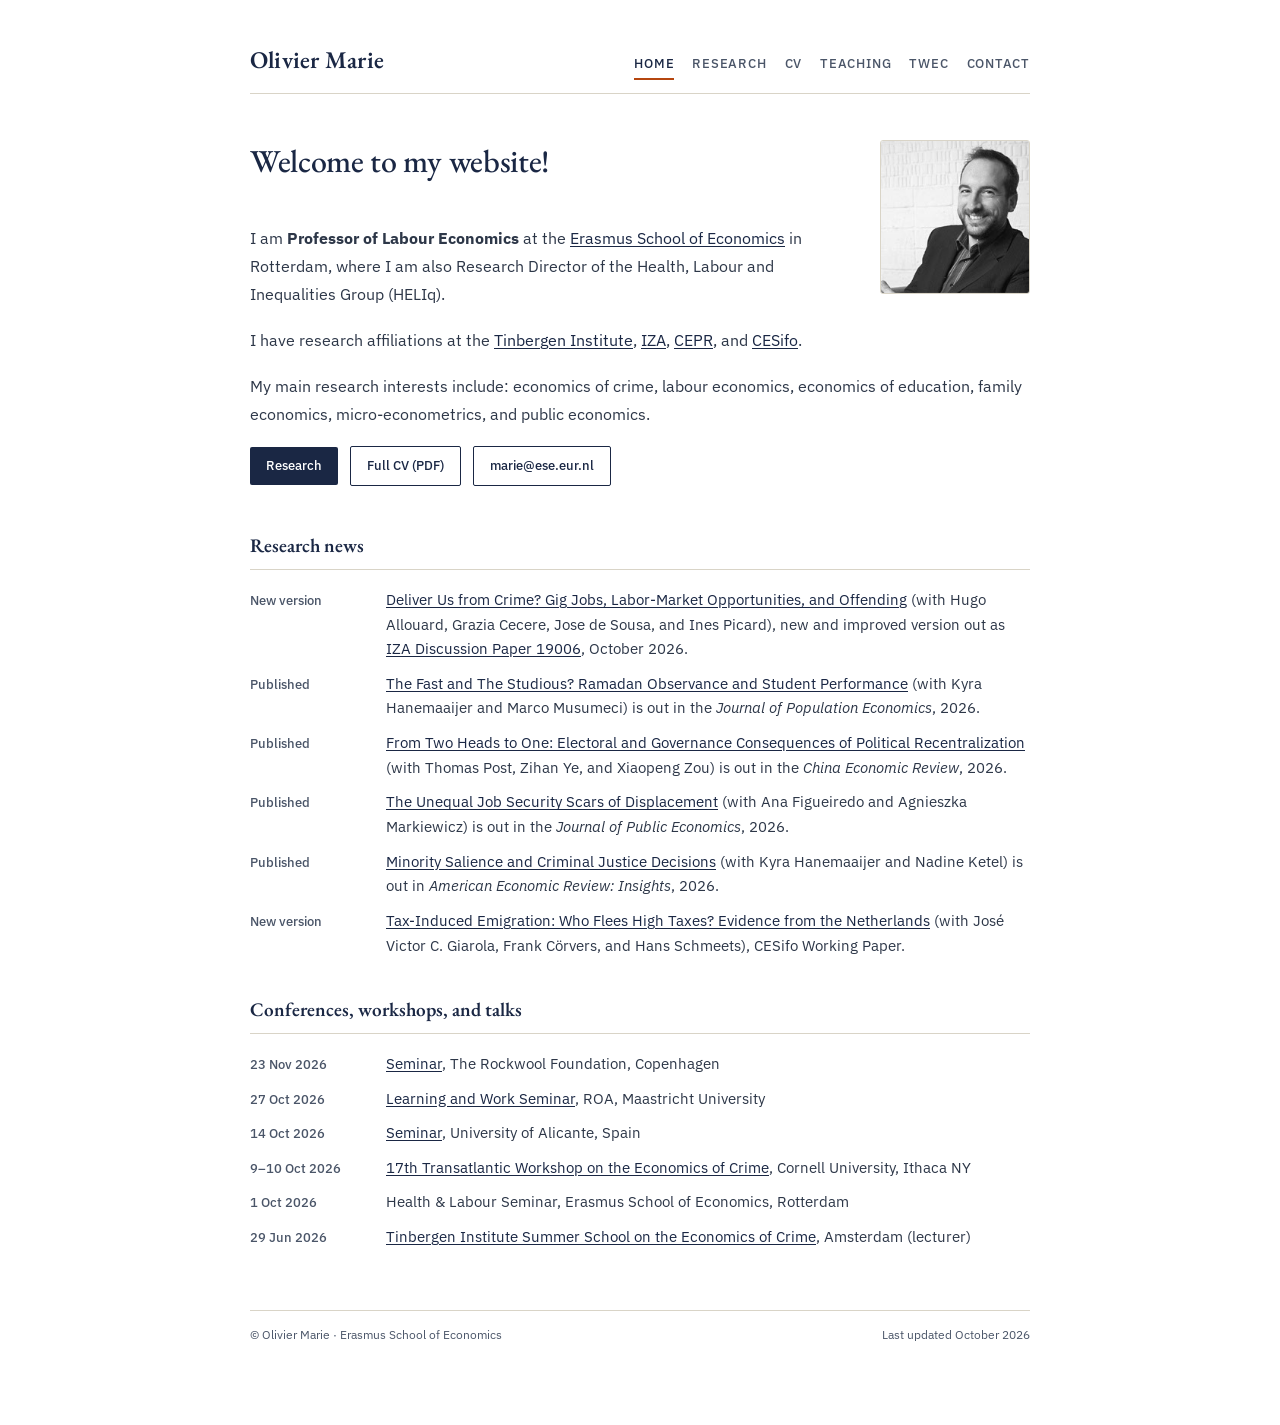
<file: index.html>
<!DOCTYPE html>
<html lang="en">
<head>
<meta charset="UTF-8">
<meta name="viewport" content="width=device-width, initial-scale=1.0">
<title>Olivier MARIE – Home</title>
<meta name="description" content="Olivier Marie, Professor of Labour Economics at the Erasmus School of Economics, Rotterdam. Economics of crime, labour, education and family economics.">
<link rel="stylesheet" href="style.css">
<script>if (window.self !== window.top) { document.documentElement.classList.add('embedded'); }</script>
</head>
<body>
<header class="site-header">
  <a class="site-name" href="index.html">Olivier Marie</a>
  <nav class="site-nav">
    <a href="index.html" class="active">Home</a>
    <a href="research.html">Research</a>
    <a href="cv.html">CV</a>
    <a href="teaching.html">Teaching</a>
    <a href="twec.html">TWEC</a>
    <a href="contact.html">Contact</a>
  </nav>
</header>
<div class="page">

<img class="portrait" src="files/portrait.jpg" alt="Olivier Marie" width="195" height="200">

<h1>Welcome to my website!</h1>

<p class="lead">
I am <strong>Professor of Labour Economics</strong> at the
<a href="https://www.eur.nl/en/ese" target="_blank">Erasmus School of Economics</a> in Rotterdam, where I am also
Research Director of the Health, Labour and Inequalities Group (HELIq).
</p>

<p class="lead">
I have research affiliations at the
<a href="https://www.tinbergen.nl/" target="_blank">Tinbergen Institute</a>,
<a href="https://www.iza.org/" target="_blank">IZA</a>,
<a href="https://cepr.org/" target="_blank">CEPR</a>, and
<a href="https://www.ifo.de/en/cesifo" target="_blank">CESifo</a>.
</p>

<p class="lead">
My main research interests include: economics of crime, labour economics, economics of education,
family economics, micro-econometrics, and public economics.
</p>

<p>
  <a class="btn" href="research.html">Research</a>
  <a class="btn secondary" href="files/CV_Olivier_Marie.pdf" target="_blank">Full CV (PDF)</a>
  <a class="btn secondary" href="mailto:marie@ese.eur.nl">marie@ese.eur.nl</a>
</p>

<h2 class="plain">Research news</h2>

<div class="row">
  <div class="when">New version</div>
  <div class="what"><a href="https://www.iza.org/publications/dp/19006/deliver-us-from-crime-gig-jobs-labor-market-opportunities-and-offending" target="_blank">Deliver Us from Crime? Gig Jobs, Labor-Market Opportunities, and Offending</a>
  (with Hugo Allouard, Grazia Cecere, Jose de Sousa, and Ines Picard), new and improved version out as <a href="https://www.iza.org/publications/dp/19006/deliver-us-from-crime-gig-jobs-labor-market-opportunities-and-offending" target="_blank">IZA Discussion Paper 19006</a>, October 2026.</div>
</div>
<div class="row">
  <div class="when">Published</div>
  <div class="what"><a href="https://doi.org/10.1007/s00148-026-01204-9" target="_blank">The Fast and The Studious? Ramadan Observance and Student Performance</a>
  (with Kyra Hanemaaijer and Marco Musumeci) is out in the <em>Journal of Population Economics</em>, 2026.</div>
</div>
<div class="row">
  <div class="when">Published</div>
  <div class="what"><a href="https://doi.org/10.1016/j.chieco.2026.102770" target="_blank">From Two Heads to One: Electoral and Governance Consequences of Political Recentralization</a>
  (with Thomas Post, Zihan Ye, and Xiaopeng Zou) is out in the <em>China Economic Review</em>, 2026.</div>
</div>
<div class="row">
  <div class="when">Published</div>
  <div class="what"><a href="https://www.sciencedirect.com/science/article/pii/S0047272725002610" target="_blank">The Unequal Job Security Scars of Displacement</a>
  (with Ana Figueiredo and Agnieszka Markiewicz) is out in the <em>Journal of Public Economics</em>, 2026.</div>
</div>
<div class="row">
  <div class="when">Published</div>
  <div class="what"><a href="https://www.aeaweb.org/articles?id=10.1257/aeri.20240638" target="_blank">Minority Salience and Criminal Justice Decisions</a>
  (with Kyra Hanemaaijer and Nadine Ketel) is out in <em>American Economic Review: Insights</em>, 2026.</div>
</div>
<div class="row">
  <div class="when">New version</div>
  <div class="what"><a href="https://www.ifo.de/en/cesifo/publications/2026/working-paper/tax-induced-emigration-who-flees-high-taxes-evidence-netherlands" target="_blank">Tax-Induced Emigration: Who Flees High Taxes? Evidence from the Netherlands</a>
  (with José Victor C. Giarola, Frank Cörvers, and Hans Schmeets), CESifo Working Paper.</div>
</div>

<h2 class="plain">Conferences, workshops, and talks</h2>

<div class="row">
  <div class="when">23 Nov 2026</div>
  <div class="what"><a href="https://en.rockwoolfonden.dk/seminars/" target="_blank">Seminar</a>, The Rockwool Foundation, Copenhagen</div>
</div>
<div class="row">
  <div class="when">27 Oct 2026</div>
  <div class="what"><a href="https://www.roa.nl/en/events/learning-and-work-hybrid-seminars-autumnwinter-2026" target="_blank">Learning and Work Seminar</a>, ROA, Maastricht University</div>
</div>
<div class="row">
  <div class="when">14 Oct 2026</div>
  <div class="what"><a href="https://dfae.ua.es/en/seminars-and-activities-2025-26.html" target="_blank">Seminar</a>, University of Alicante, Spain</div>
</div>
<div class="row">
  <div class="when">9–10 Oct 2026</div>
  <div class="what"><a href="twec.html">17th Transatlantic Workshop on the Economics of Crime</a>, Cornell University, Ithaca NY</div>
</div>
<div class="row">
  <div class="when">1 Oct 2026</div>
  <div class="what">Health &amp; Labour Seminar, Erasmus School of Economics, Rotterdam</div>
</div>
<div class="row">
  <div class="when">29 Jun 2026</div>
  <div class="what"><a href="https://tinbergen.nl/the-economics-of-crime" target="_blank">Tinbergen Institute Summer School on the Economics of Crime</a>, Amsterdam (lecturer)</div>
</div>

</div><!-- .page -->
<footer class="site-footer">
  <span>&copy; Olivier Marie &middot; Erasmus School of Economics</span>
  <span>Last updated October 2026</span>
</footer>
</body>
</html>
</file>
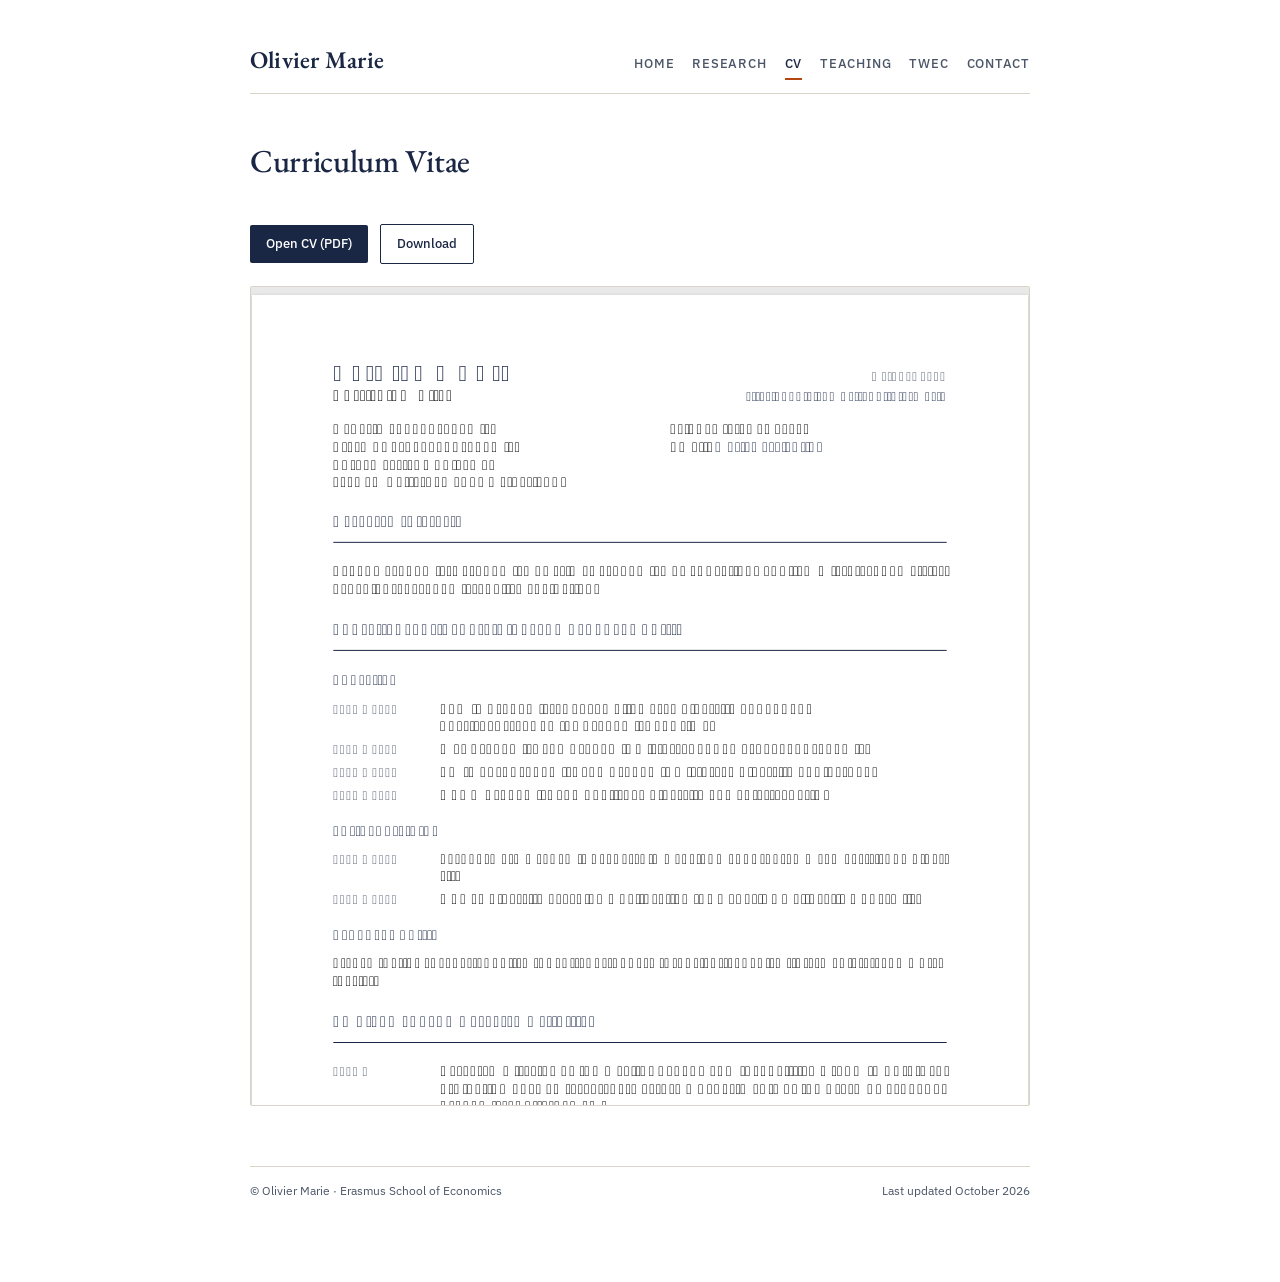
<file: cv.html>
<!DOCTYPE html>
<html lang="en">
<head>
<meta charset="UTF-8">
<meta name="viewport" content="width=device-width, initial-scale=1.0">
<title>Olivier MARIE – CV</title>
<link rel="stylesheet" href="style.css">
<script>if (window.self !== window.top) { document.documentElement.classList.add('embedded'); }</script>
</head>
<body>
<header class="site-header">
  <a class="site-name" href="index.html">Olivier Marie</a>
  <nav class="site-nav">
    <a href="index.html">Home</a>
    <a href="research.html">Research</a>
    <a href="cv.html" class="active">CV</a>
    <a href="teaching.html">Teaching</a>
    <a href="twec.html">TWEC</a>
    <a href="contact.html">Contact</a>
  </nav>
</header>
<div class="page">

<h1>Curriculum Vitae</h1>

<p>
  <a class="btn" href="files/CV_Olivier_Marie.pdf" target="_blank">Open CV (PDF)</a>
  <a class="btn secondary" href="files/CV_Olivier_Marie.pdf" download>Download</a>
</p>

<div class="pdf-view" data-pdf="files/CV_Olivier_Marie.pdf" data-height="820">
  <p class="pdf-fallback"><a href="files/CV_Olivier_Marie.pdf" target="_blank">Open the CV (PDF)</a></p>
</div>
<script src="files/pdfjs/pdf.min.js"></script>
<script src="pdfview.js"></script>

</div><!-- .page -->
<footer class="site-footer">
  <span>&copy; Olivier Marie &middot; Erasmus School of Economics</span>
  <span>Last updated October 2026</span>
</footer>
</body>
</html>
</file>
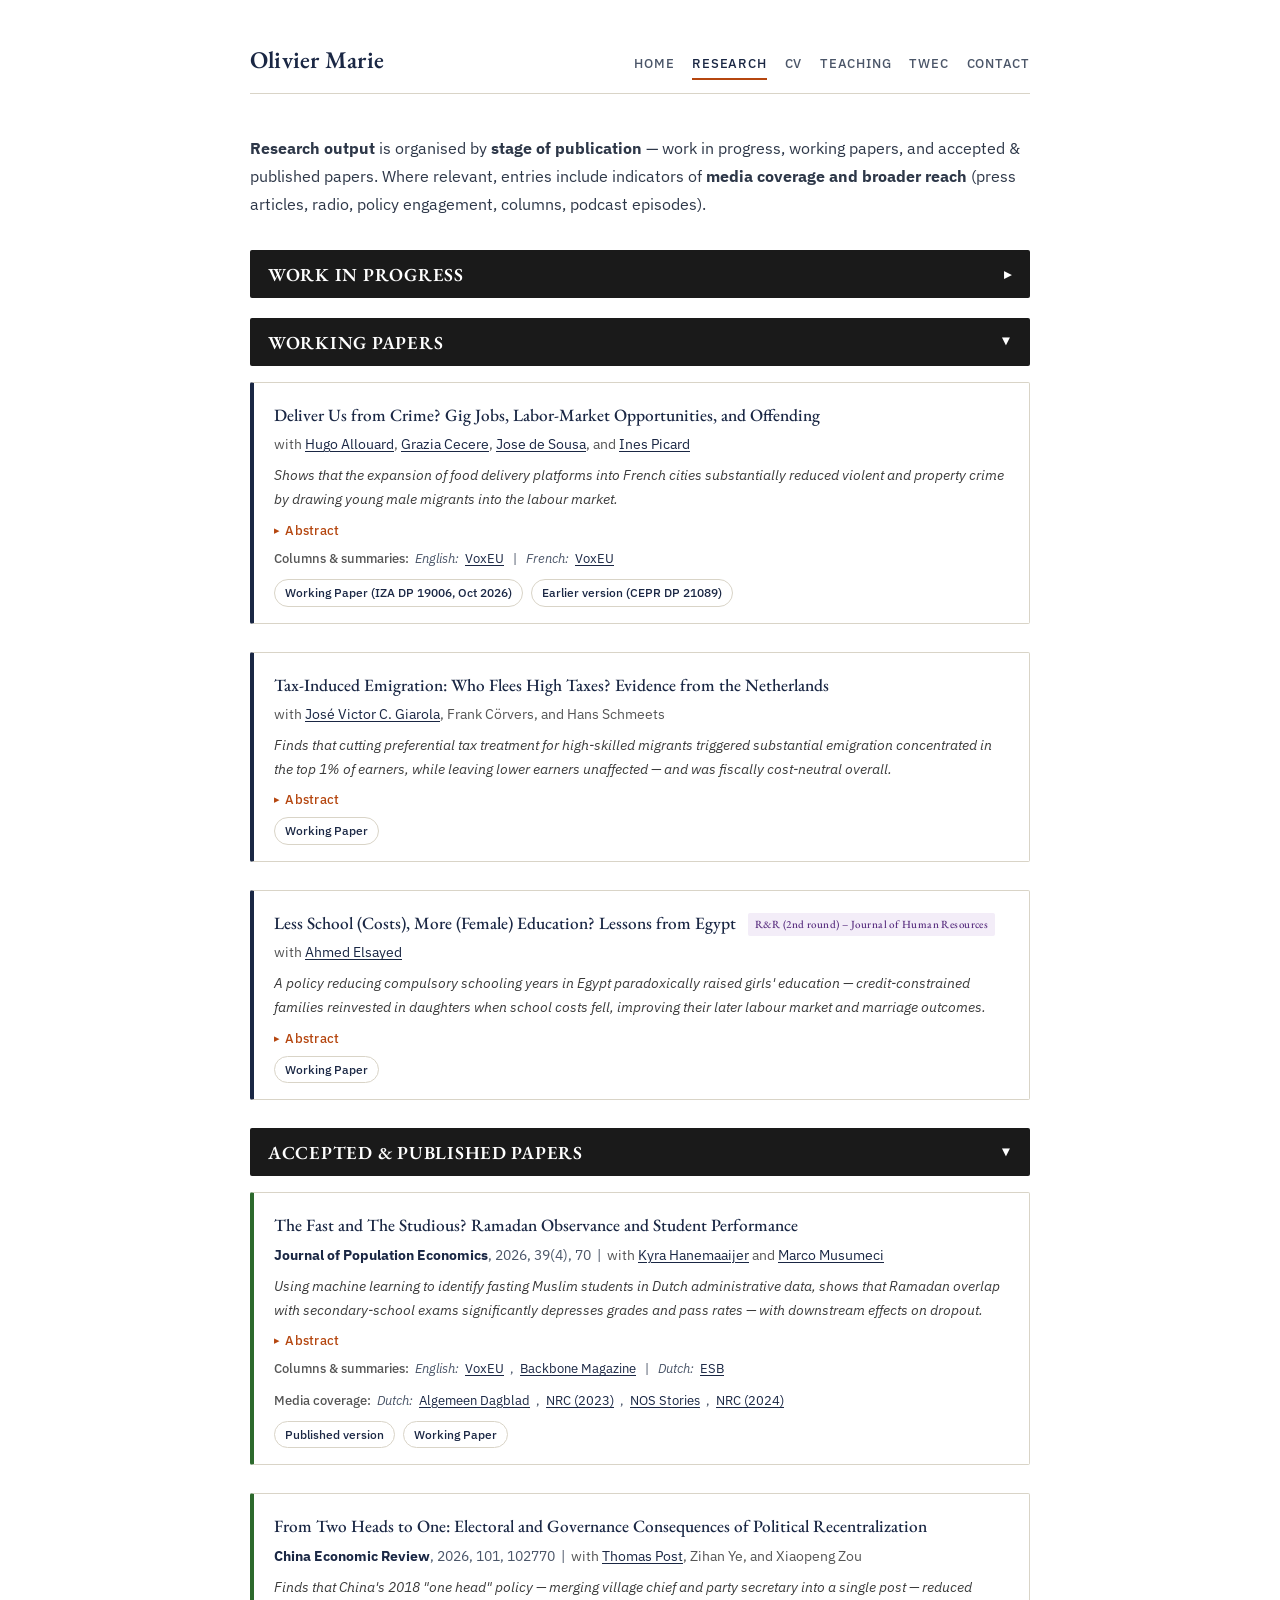
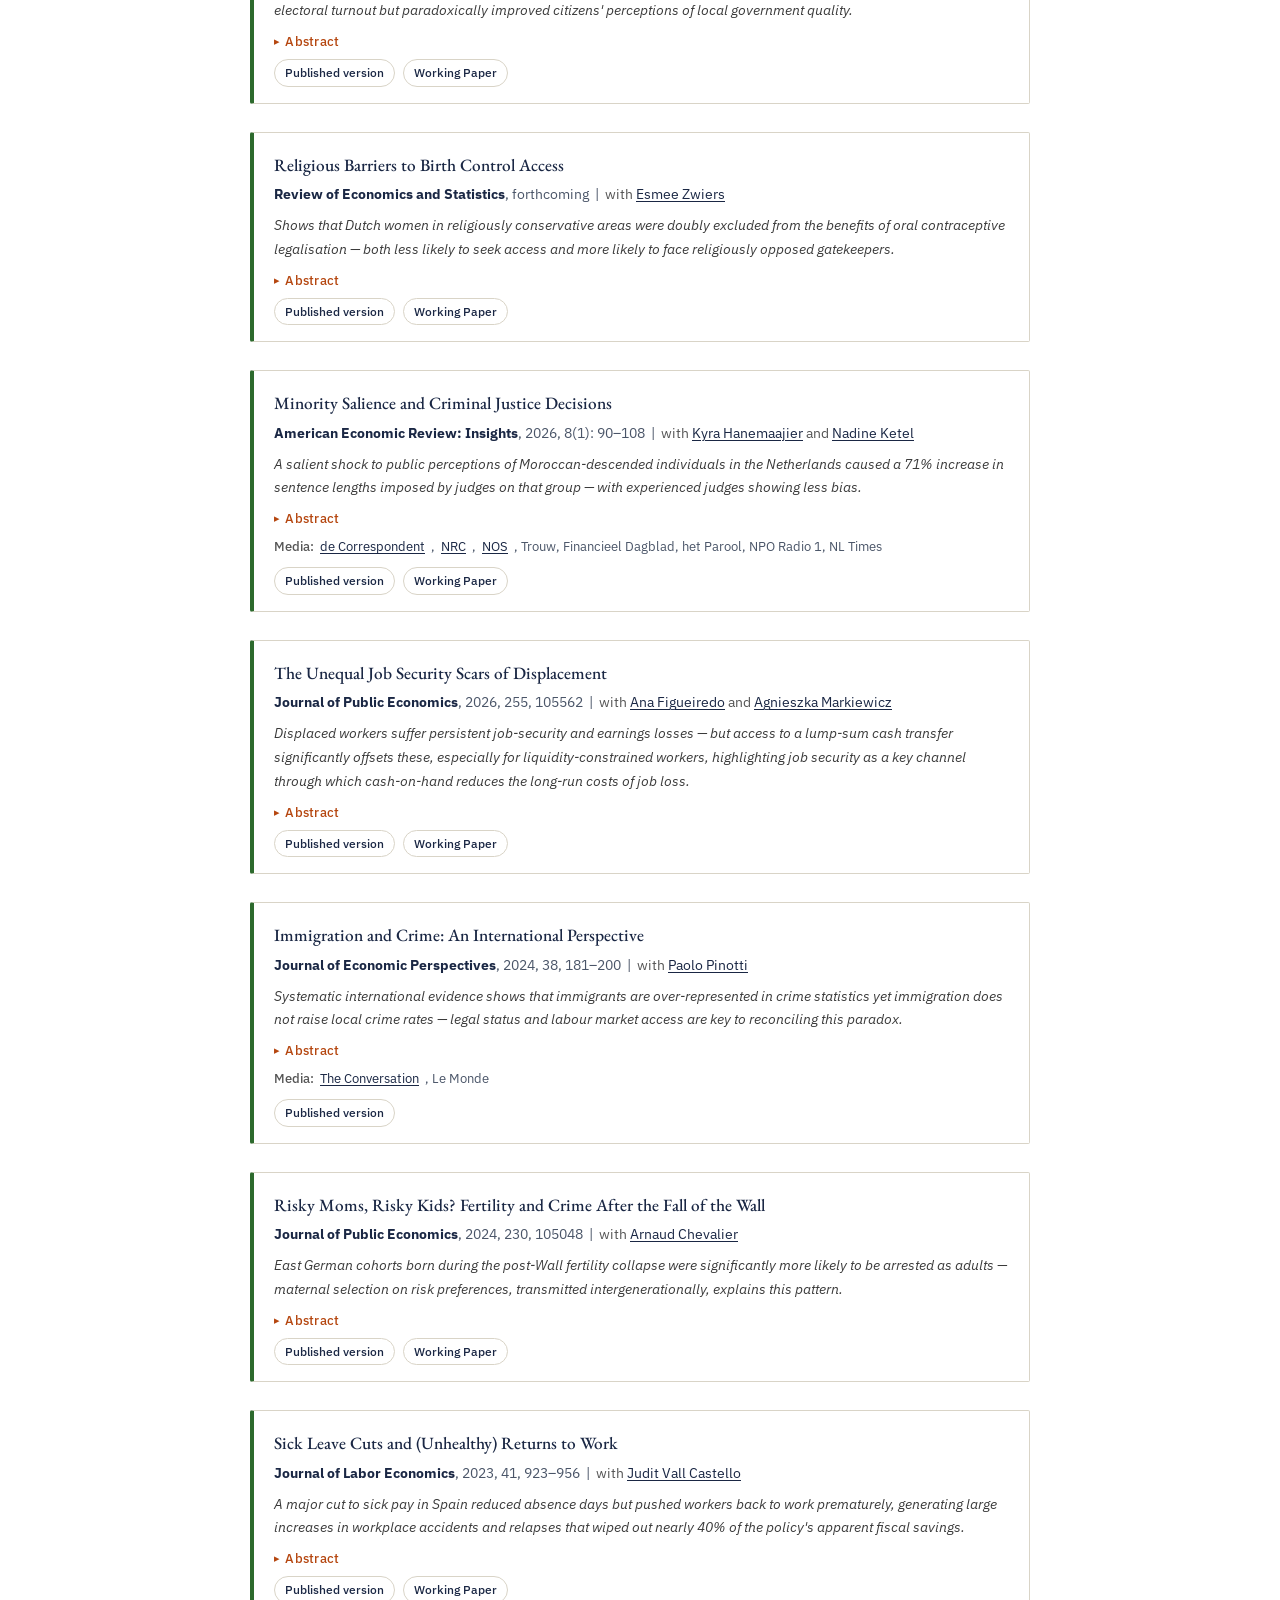
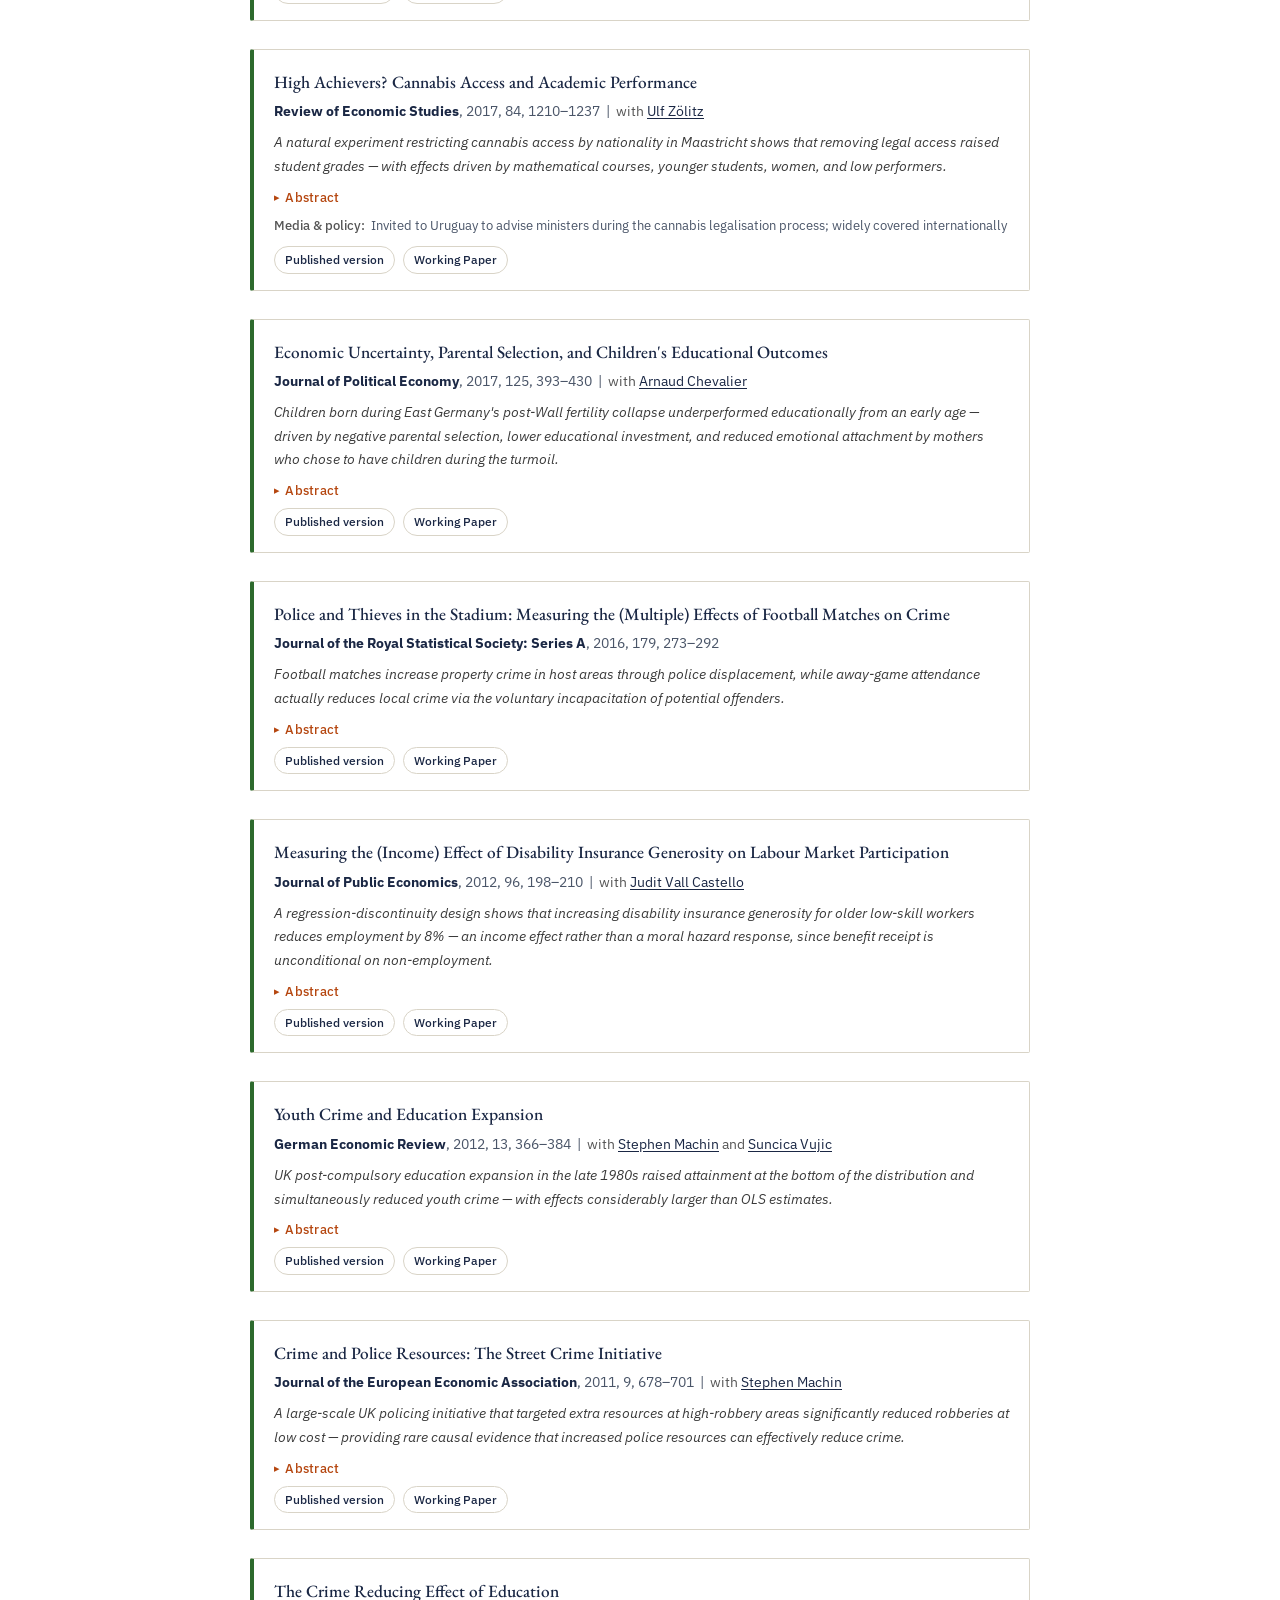
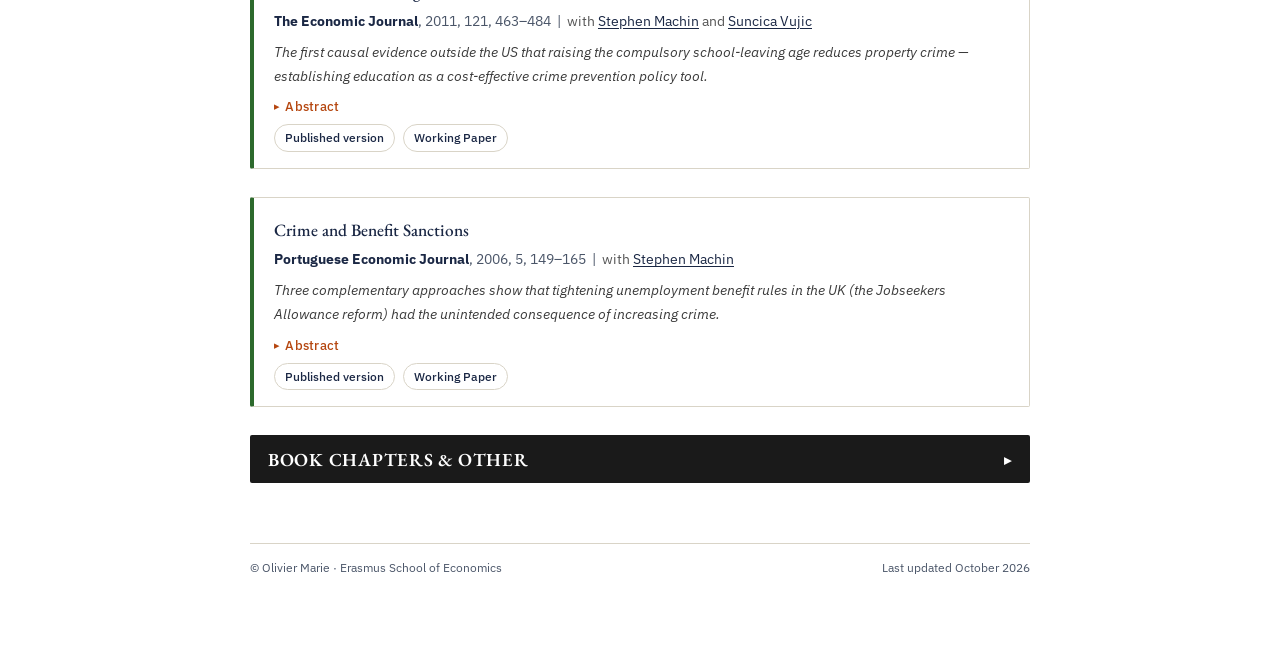
<file: research.html>
<!DOCTYPE html>
<html lang="en">
<head>
<meta charset="UTF-8">
<meta name="viewport" content="width=device-width, initial-scale=1.0">
<title>Olivier MARIE – Research</title>
<link rel="stylesheet" href="style.css">
<script>if (window.self !== window.top) { document.documentElement.classList.add('embedded'); }</script>
</head>
<body>
<header class="site-header">
  <a class="site-name" href="index.html">Olivier Marie</a>
  <nav class="site-nav">
    <a href="index.html">Home</a>
    <a href="research.html" class="active">Research</a>
    <a href="cv.html">CV</a>
    <a href="teaching.html">Teaching</a>
    <a href="twec.html">TWEC</a>
    <a href="contact.html">Contact</a>
  </nav>
</header>
<div class="page">

<p style="font-size:16px; color:#2d3748; margin-bottom:32px; line-height:1.75;">
<strong>Research output</strong> is organised by <strong>stage of publication</strong> — work in progress, working papers, and accepted &amp; published papers. Where relevant, entries include indicators of <strong>media coverage and broader reach</strong> (press articles, radio, policy engagement, columns, podcast episodes).
</p>

<!-- ═══════════════════════════════════════════════
     WORK IN PROGRESS
════════════════════════════════════════════════ -->
<button class="section-toggle" onclick="toggleSection(this)">Work in Progress <span class="arrow">▸</span></button>
<div class="section-body">

<div class="paper working">
  <div class="paper-title">Staying to Opportunity: The Effects of Exposure to Better Neighborhoods on Residents
  </div>
  <div class="paper-venue">
    <span class="coauthors">with <a href="https://www.annegielen.nl/" target="_blank">Anne Gielen</a>, <a href="https://sites.google.com/view/elisabethleduc/my-research" target="_blank">Elisabeth Leduc</a>, and <a href="https://tommasotulkens.github.io/economics/" target="_blank">Tommaso Tulkens</a></span>
  </div>
  <p class="paper-summary">Exploits a Dutch policy that exogenously changed the socioeconomic composition of targeted disadvantaged neighbourhoods: employment rises, welfare receipt and crime fall, and children exposed before age 12 are more likely to complete tertiary education, while effects for adults are limited.</p>
</div>

<div class="paper working">
  <div class="paper-title">The Mental Health Costs of Cheap Data: Evidence from Around the World
  </div>
  <div class="paper-venue">
    <span class="coauthors">with <a href="https://www.linkedin.com/in/robin-verbeek-35135621b/" target="_blank">Robin Verbeek</a></span>
  </div>
  <p class="paper-summary">Examines whether the rapid global spread of cheap mobile data caused measurable increases in mental health problems.</p>
</div>

<div class="paper working">
  <div class="paper-title">Risky Peers and Crime
  </div>
  <div class="paper-venue">
    <span class="coauthors">with <a href="https://www.sgarciatorres.com/" target="_blank">Sebastian Garcia-Torres</a> and <a href="https://sites.google.com/site/maxfriedrichsteinhardt/" target="_blank">Max Steinhardt</a></span>
  </div>
  <p class="paper-summary">Studies how exposure to crime-prone peers in adolescence affects individuals' own criminal trajectories.</p>
</div>

<div class="paper working">
  <div class="paper-title">Ethnic Interactions in the Dutch Housing Market
  </div>
  <div class="paper-venue">
    <span class="coauthors">with <a href="https://www.jwbbos.com/" target="_blank">Jaap Bos</a> and <a href="https://sites.google.com/view/jonaswogh/home" target="_blank">Jonas Wogh</a></span>
  </div>
  <p class="paper-summary">Investigates whether and how ethnic composition affects housing prices and neighbourhood sorting in the Netherlands.</p>
</div>

<div class="paper working">
  <div class="paper-title">From Tweets to Ballots: Refugee Inflows and Natives' Reactions
  </div>
  <div class="paper-venue">
    <span class="coauthors">with <a href="https://www.paulbose.com/" target="_blank">Paul Bose</a></span>
  </div>
  <p class="paper-summary">Measures how social media discourse around refugee arrivals translates into shifts in electoral behaviour among native populations.</p>
</div>

<div class="paper working">
  <div class="paper-title">Poor Rich Women: Losing Childcare Subsidies and Female Labour Market Outcomes
  </div>
  <div class="paper-venue">
    <span class="coauthors">with <a href="https://sites.google.com/view/marigabriele/home" target="_blank">Gabriele Mari</a></span>
  </div>
  <p class="paper-summary">Estimates the labour supply effects on mothers of abrupt reductions in childcare subsidy eligibility.</p>
</div>

<div class="paper working">
  <div class="paper-title">Immigration, Crime, and Prison: A Reconciliation?
  </div>
  <div class="paper-venue">
    <span class="coauthors">with <a href="https://sites.google.com/view/paolo-pinotti/home" target="_blank">Paolo Pinotti</a> and <a href="https://tommasotulkens.github.io/economics/" target="_blank">Tommaso Tulkens</a></span>
  </div>
  <p class="paper-summary">Reconciles the apparent paradox whereby immigrants are over-represented in crime statistics while aggregate immigration has no effect on crime rates.</p>
</div>

<div class="paper working">
  <div class="paper-title">Early Release from Prison on Electronic Monitoring and Recidivism: A Tale of Two Discontinuities
  </div>
  <p class="paper-summary">Uses two regression-discontinuity designs to identify the causal effect of early release under electronic monitoring on reoffending.</p>
</div>


</div><!-- end WIP section-body -->

<!-- ═══════════════════════════════════════════════
     WORKING PAPERS
════════════════════════════════════════════════ -->
<button class="section-toggle open" onclick="toggleSection(this)">Working Papers <span class="arrow">▸</span></button>
<div class="section-body open">

<div class="paper working">
  <div class="paper-title">
    <a href="https://www.iza.org/publications/dp/19006/deliver-us-from-crime-gig-jobs-labor-market-opportunities-and-offending" target="_blank">Deliver Us from Crime? Gig Jobs, Labor-Market Opportunities, and Offending</a>
  </div>
  <div class="paper-venue">
    <span class="coauthors">with <a href="https://sites.google.com/view/hugoallouard/home" target="_blank">Hugo Allouard</a>, <a href="https://sites.google.com/view/grazia-cecere/home" target="_blank">Grazia Cecere</a>, <a href="https://sites.google.com/site/josedesousauniv/home" target="_blank">Jose de Sousa</a>, and <a href="https://sites.google.com/view/ines-picard" target="_blank">Ines Picard</a></span>
  </div>
  <p class="paper-summary">Shows that the expansion of food delivery platforms into French cities substantially reduced violent and property crime by drawing young male migrants into the labour market.</p>
  <button class="abstract-toggle" onclick="toggleAbstract(this)">Abstract</button>
  <div class="abstract-body">
    We study how the expansion of gig job opportunities affects local labor markets and crime in France. Food delivery platforms create flexible and low-barrier jobs that attract young and minority workers from disadvantaged areas, who have limited opportunities in the traditional labor market. Using staggered difference-in-differences, we show that platform entry substantially raises labor-market participation among male migrants. We also find sizable declines in violent offenses, petty theft, vandalism, and drug crimes, consistent with increased opportunity costs of crime and reduced unstructured time among high-risk individuals. Exploiting the legal minimum age of 18 for delivery work, an age-eligibility test shows that crime reductions are concentrated among those able to take up platform jobs.
  </div>
  <div class="impact-row">
    <span class="impact-label">Columns &amp; summaries:</span>
    <em>English:</em> <a href="https://cepr.org/voxeu/columns/gig-jobs-and-crime-evidence-food-delivery-platforms-france" target="_blank">VoxEU</a> &nbsp;|&nbsp;
    <em>French:</em> <a href="https://cepr.org/voxeu/columns/emplois-ponctuels-et-criminalite-les-enseignements-tires-des-plateformes-de-livraison" target="_blank">VoxEU</a>
  </div>
  <div class="paper-links">
    <a class="pill" href="https://www.iza.org/publications/dp/19006/deliver-us-from-crime-gig-jobs-labor-market-opportunities-and-offending" target="_blank">Working Paper (IZA DP 19006, Oct 2026)</a>
    <a class="pill" href="https://cepr.org/publications/dp21089" target="_blank">Earlier version (CEPR DP 21089)</a>
  </div>
</div>

<div class="paper working">
  <div class="paper-title">
    <a href="https://papers.tinbergen.nl/23053.pdf" target="_blank">Tax-Induced Emigration: Who Flees High Taxes? Evidence from the Netherlands</a>
  </div>
  <div class="paper-venue">
    <span class="coauthors">with <a href="https://sites.google.com/view/josevictorcgiarola/home" target="_blank">José Victor C. Giarola</a>, Frank Cörvers, and Hans Schmeets</span>
  </div>
  <p class="paper-summary">Finds that cutting preferential tax treatment for high-skilled migrants triggered substantial emigration concentrated in the top 1% of earners, while leaving lower earners unaffected — and was fiscally cost-neutral overall.</p>
  <button class="abstract-toggle" onclick="toggleAbstract(this)">Abstract</button>
  <div class="abstract-body">
    We study the impact of a policy change in the Netherlands that reduced preferential tax treatment duration for high-skilled migrants arriving from specific countries in certain years. Utilizing comprehensive tax and population data, we document substantial tax-induced emigration responses, primarily driven by the top 1% of earners. Highly mobile individuals within the top 5% also emigrate sooner, particularly to competing countries offering tax-breaks to attract skilled workers. Crucially, we uncover no change in mobility behavior among lower-earning workers. The increased tax receipts from lower-income individuals who remain offset the loss from fleeing high earners, making the policy fiscally cost-neutral.
  </div>
  <div class="paper-links">
    <a class="pill" href="https://papers.tinbergen.nl/23053.pdf" target="_blank">Working Paper</a>
  </div>
</div>

<div class="paper working">
  <div class="paper-title">
    <a href="https://www.iza.org/publications/dp/13402" target="_blank">Less School (Costs), More (Female) Education? Lessons from Egypt</a>
    <span class="badge rr">R&amp;R (2nd round) – Journal of Human Resources</span>
  </div>
  <div class="paper-venue">
    <span class="coauthors">with <a href="https://www.iza.org/person/8722/ahmed-elsayed" target="_blank">Ahmed Elsayed</a></span>
  </div>
  <p class="paper-summary">A policy reducing compulsory schooling years in Egypt paradoxically raised girls' education — credit-constrained families reinvested in daughters when school costs fell, improving their later labour market and marriage outcomes.</p>
  <button class="abstract-toggle" onclick="toggleAbstract(this)">Abstract</button>
  <div class="abstract-body">
    Exploiting a unique policy reform in Egypt that reduced the number of years of compulsory schooling, we show that it unexpectedly increased education attainment. This impact is almost entirely driven by girls from more disadvantaged households staying in school longer. Treated women later experienced important positive improvements in labor market opportunity and marriage quality, as measured by bride price received and household bargaining power. We reject changes in school quality as a driving mechanism and attribute the increased investment in girls' human capital to adjustments by credit-constrained families when school costs dropped, combined with strongly non-linear returns to female education.
  </div>
  <div class="paper-links">
    <a class="pill" href="https://www.iza.org/publications/dp/13402" target="_blank">Working Paper</a>
  </div>
</div>


</div><!-- end Working Papers section-body -->

<!-- ═══════════════════════════════════════════════
     ACCEPTED & PUBLISHED PAPERS
════════════════════════════════════════════════ -->
<button class="section-toggle open" onclick="toggleSection(this)">Accepted &amp; Published Papers <span class="arrow">▸</span></button>
<div class="section-body open">

<div class="paper published">
  <div class="paper-title">
    <a href="https://doi.org/10.1007/s00148-026-01204-9" target="_blank">The Fast and The Studious? Ramadan Observance and Student Performance</a>
  </div>
  <div class="paper-venue">
    <strong style="color:var(--navy);">Journal of Population Economics</strong>, 2026, 39(4), 70 &nbsp;|&nbsp;
    <span class="coauthors">with <a href="https://www.kyrahanemaaijer.com/" target="_blank">Kyra Hanemaaijer</a> and <a href="https://sites.google.com/view/marcomusumeci/bio" target="_blank">Marco Musumeci</a></span>
  </div>
  <p class="paper-summary">Using machine learning to identify fasting Muslim students in Dutch administrative data, shows that Ramadan overlap with secondary-school exams significantly depresses grades and pass rates — with downstream effects on dropout.</p>
  <button class="abstract-toggle" onclick="toggleAbstract(this)">Abstract</button>
  <div class="abstract-body">
    We examine how religious observance affects educational performance by studying the years in which Ramadan overlapped with the national end-of-secondary-school exams in the Netherlands. Using administrative microdata and a difference-in-differences design, we find that students who are most likely to fast obtain lower exam scores and are more likely to fail to graduate. As expected given the structure of the Dutch exam system, the increase in failure risk is concentrated among students near the pass threshold. Effects are larger in more religiously segregated schools. For longer-term outcomes, we document a substantially higher likelihood of dropping out among students aged 18 and older, who are legally permitted to leave school and therefore at risk of doing so. Finally, analyses of exam timing suggest that modest adjustments&mdash;such as avoiding scheduling two exams on the same day during Ramadan&mdash;may help reduce the disadvantages experienced by observant students.
  </div>
  <div class="impact-row">
    <span class="impact-label">Columns &amp; summaries:</span>
    <em>English:</em> <a href="https://cepr.org/voxeu/columns/devoted-minds-ramadans-influence-exam-performance" target="_blank">VoxEU</a>, <a href="https://www.eur.nl/en/ese/media/2025-08-backbone-magazine-2025" target="_blank">Backbone Magazine</a> &nbsp;|&nbsp;
    <em>Dutch:</em> <a href="https://esb.nu/ramadan-tijdens-eindexamens-vergrootte-de-prestatiekloof/" target="_blank">ESB</a>
  </div>
  <div class="impact-row">
    <span class="impact-label">Media coverage:</span>
    <em>Dutch:</em> <a href="https://www.eur.nl/en/ese/media/2023-05-ramadan-drukt-eindexamenscorek-hanemaaijer-130523" target="_blank">Algemeen Dagblad</a>, <a href="https://www.nrc.nl/nieuws/2023/08/31/eindexamen-tijdens-ramadan-heeft-nadelige-gevolgen-voor-leerlingen-die-vasten-a4173240" target="_blank">NRC (2023)</a>, <a href="https://www.instagram.com/p/CwqFG1mNMOz/" target="_blank">NOS Stories</a>, <a href="https://www.nrc.nl/nieuws/2024/03/14/schoolexamens-tijdens-ramadan-hoe-kan-je-vasten-en-toch-je-toetsen-halen-a4193105" target="_blank">NRC (2024)</a>
  </div>
  <div class="paper-links">
    <a class="pill" href="https://doi.org/10.1007/s00148-026-01204-9" target="_blank">Published version</a>
    <a class="pill" href="https://docs.iza.org/dp16249.pdf" target="_blank">Working Paper</a>
  </div>
</div>

<div class="paper published">
  <div class="paper-title">
    <a href="https://doi.org/10.1016/j.chieco.2026.102770" target="_blank">From Two Heads to One: Electoral and Governance Consequences of Political Recentralization</a>
  </div>
  <div class="paper-venue">
    <strong style="color:var(--navy);">China Economic Review</strong>, 2026, 101, 102770 &nbsp;|&nbsp;
    <span class="coauthors">with <a href="https://www.thomas-post.com/" target="_blank">Thomas Post</a>, Zihan Ye, and Xiaopeng Zou</span>
  </div>
  <p class="paper-summary">Finds that China's 2018 "one head" policy — merging village chief and party secretary into a single post — reduced electoral turnout but paradoxically improved citizens' perceptions of local government quality.</p>
  <button class="abstract-toggle" onclick="toggleAbstract(this)">Abstract</button>
  <div class="abstract-body">
    The consequences of granting democratic rights to citizens in otherwise authoritarian regimes has been extensively studied. Much less is known about the implications of retracting these rights when a government wants to recentralize power. Autonomous governance in rural China, introduced in the 1980s, has declined over the past two decades. In 2018, the Communist Party promoted a "one head" policy, replacing the dual governance of village chief and party secretary with a single office-holder. We examine the short-term impacts of this policy on voting behavior and political perceptions using a nationally representative survey and election timing as an instrument. Our findings reveal a significant decrease in election turnout in "one head" villages due to reduced competition. However, villagers' perceptions improve: they report less corruption and greater confidence in local government.
  </div>
  <div class="paper-links">
    <a class="pill" href="https://doi.org/10.1016/j.chieco.2026.102770" target="_blank">Published version</a>
    <a class="pill" href="https://papers.tinbergen.nl/24040.pdf" target="_blank">Working Paper</a>
  </div>
</div>

<div class="paper published">
  <div class="paper-title">
    <a href="https://direct.mit.edu/rest/article/doi/10.1162/rest.a.281/133005/Religious-Barriers-to-Birth-Control-Access" target="_blank">Religious Barriers to Birth Control Access</a>
  </div>
  <div class="paper-venue">
    <strong style="color:var(--navy);">Review of Economics and Statistics</strong>, forthcoming &nbsp;|&nbsp;
    <span class="coauthors">with <a href="https://sites.google.com/site/esmeeszwiers/" target="_blank">Esmee Zwiers</a></span>
  </div>
  <p class="paper-summary">Shows that Dutch women in religiously conservative areas were doubly excluded from the benefits of oral contraceptive legalisation — both less likely to seek access and more likely to face religiously opposed gatekeepers.</p>
  <button class="abstract-toggle" onclick="toggleAbstract(this)">Abstract</button>
  <div class="abstract-body">
    We investigate how the benefits from oral contraceptive liberalization may not have been universally distributed across women because of demand- and supply-side religious frictions. First, we show how minors from more religiously conservative areas in the Netherlands were less likely to benefit from gaining legal pill access in 1970. We then document how the large effects we find on delayed fertility/marriage decisions and on human capital accumulation were eliminated by supply-side moral barriers to access. Women in liberal areas with more gatekeepers — general practitioners and pharmacists — who were opposed to the Pill on religious grounds did not benefit from its legalization.
  </div>
  <div class="paper-links">
    <a class="pill" href="https://direct.mit.edu/rest/article/doi/10.1162/rest.a.281/133005/Religious-Barriers-to-Birth-Control-Access" target="_blank">Published version</a>
    <a class="pill" href="https://www.ifo.de/en/cesifo/publications/2025/working-paper/religious-barriers-birth-control-access" target="_blank">Working Paper</a>
  </div>
</div>

<div class="paper published">
  <div class="paper-title">
    <a href="https://www.aeaweb.org/articles?id=10.1257/aeri.20240638" target="_blank">Minority Salience and Criminal Justice Decisions</a>
  </div>
  <div class="paper-venue">
    <strong style="color:var(--navy);">American Economic Review: Insights</strong>, 2026, 8(1): 90–108 &nbsp;|&nbsp;
    <span class="coauthors">with <a href="https://www.kyrahanemaaijer.com/" target="_blank">Kyra Hanemaajier</a> and <a href="https://sites.google.com/site/nadineketel/home" target="_blank">Nadine Ketel</a></span>
  </div>
  <p class="paper-summary">A salient shock to public perceptions of Moroccan-descended individuals in the Netherlands caused a 71% increase in sentence lengths imposed by judges on that group — with experienced judges showing less bias.</p>
  <button class="abstract-toggle" onclick="toggleAbstract(this)">Abstract</button>
  <div class="abstract-body">
    When decision-makers overemphasize salient features under limited attention, biased decisions can result in settings in which decisions should be unbiased. We exploit a sudden shock in the salience of individuals of Moroccan descent in the Netherlands to test the vulnerability of decisions of various actors in the Dutch criminal justice system to biases. Using high-quality data on decisions made from arrest through appeal in the Dutch CJS, we find that the sentence length of individuals of Moroccan descent convicted of a crime increased by 79% after the shock. Heterogeneity analyses indicate that more-experienced judges mitigate this effect. Finally, we find suggestive evidence of longer-term costs for defendants of Moroccan descent in that their labor income drops by 40% over the four years following their judgment of conviction.
  </div>
  <div class="impact-row">
    <span class="impact-label">Media:</span>
    <a href="https://decorrespondent.nl/16582/rechters-zijn-soms-bevooroordeeld-het-bewijs-daarvoor-moest-van-een-econoom-komen/07e17de2-79bd-0c63-16dd-ce46666794a0" target="_blank">de Correspondent</a>,
    <a href="https://www.nrc.nl/nieuws/2025/11/03/fors-hogere-celstraffen-voor-marokkaanse-nederlanders-na-schokkende-moord-op-advocaat-derk-wiersum-a4911695" target="_blank">NRC</a>,
    <a href="https://nos.nl/artikel/2589032-speciale-toets-moet-overheid-helpen-om-discriminatie-en-racisme-uit-te-bannen" target="_blank">NOS</a>,
    Trouw, Financieel Dagblad, het Parool, NPO Radio 1, NL Times
  </div>
  <div class="paper-links">
    <a class="pill" href="https://www.aeaweb.org/articles?id=10.1257/aeri.20240638" target="_blank">Published version</a>
    <a class="pill" href="https://docs.iza.org/dp17396.pdf" target="_blank">Working Paper</a>
  </div>
</div>

<div class="paper published">
  <div class="paper-title">
    <a href="https://www.sciencedirect.com/science/article/pii/S0047272725002610" target="_blank">The Unequal Job Security Scars of Displacement</a>
  </div>
  <div class="paper-venue">
    <strong style="color:var(--navy);">Journal of Public Economics</strong>, 2026, 255, 105562 &nbsp;|&nbsp;
    <span class="coauthors">with <a href="https://sites.google.com/site/anafigueiredovds/home" target="_blank">Ana Figueiredo</a> and <a href="http://www.markiewiczagnieszka.com/" target="_blank">Agnieszka Markiewicz</a></span>
  </div>
  <p class="paper-summary">Displaced workers suffer persistent job-security and earnings losses — but access to a lump-sum cash transfer significantly offsets these, especially for liquidity-constrained workers, highlighting job security as a key channel through which cash-on-hand reduces the long-run costs of job loss.</p>
  <button class="abstract-toggle" onclick="toggleAbstract(this)">Abstract</button>
  <div class="abstract-body">
    Segmented labor markets, where stable jobs coexist with insecure, high-turnover positions, make job security key to workers' long-term outcomes. Using Dutch administrative data, we study the impact of displacement on job security and the role of cash-on-hand. One year after displacement, permanent employment falls by about one-fifth and remains lower five years later, amplifying wage losses: displaced workers who lose job security experience losses 21% larger than those retaining a permanent contract. Exploiting a policy granting lump-sum transfers only to some displaced workers, we find that eligibility attenuates job security losses and, as a result, wage losses. Effects are larger among liquidity-constrained workers, consistent with binding liquidity constraints.
  </div>
  <div class="paper-links">
    <a class="pill" href="https://www.sciencedirect.com/science/article/pii/S0047272725002610" target="_blank">Published version</a>
    <a class="pill" href="https://www.iza.org/publications/dp/16744/job-security-and-liquid-wealth" target="_blank">Working Paper</a>
  </div>
</div>

<div class="paper published">
  <div class="paper-title">
    <a href="https://www.aeaweb.org/articles?id=10.1257/jep.38.1.181" target="_blank">Immigration and Crime: An International Perspective</a>
  </div>
  <div class="paper-venue">
    <strong style="color:var(--navy);">Journal of Economic Perspectives</strong>, 2024, 38, 181–200 &nbsp;|&nbsp;
    <span class="coauthors">with <a href="https://sites.google.com/view/paolo-pinotti/home" target="_blank">Paolo Pinotti</a></span>
  </div>
  <p class="paper-summary">Systematic international evidence shows that immigrants are over-represented in crime statistics yet immigration does not raise local crime rates — legal status and labour market access are key to reconciling this paradox.</p>
  <button class="abstract-toggle" onclick="toggleAbstract(this)">Abstract</button>
  <div class="abstract-body">
    The association between immigration and crime has long been a subject of debate, and only recently have we encountered systematic empirical evidence on this issue. Data shows that immigrants, often younger, male, and less educated compared to natives, are disproportionately represented among offenders in numerous host countries. However, existing research, inclusive of our analysis of new international data, consistently indicates that immigration does not significantly impact local crime rates in these countries. Furthermore, recent studies underscore that obtaining legal status diminishes immigrants' involvement in criminal activities. Finally, we discuss potential explanations for the apparent incongruity between immigrants' over-representation among offenders and the null effect of immigration on crime rates.
  </div>
  <div class="impact-row">
    <span class="impact-label">Media:</span>
    <a href="https://theconversation.com" target="_blank">The Conversation</a>, Le Monde
  </div>
  <div class="paper-links">
    <a class="pill" href="https://www.aeaweb.org/articles?id=10.1257/jep.38.1.181" target="_blank">Published version</a>
  </div>
</div>

<div class="paper published">
  <div class="paper-title">
    <a href="https://www.sciencedirect.com/science/article/pii/S004727272300230X" target="_blank">Risky Moms, Risky Kids? Fertility and Crime After the Fall of the Wall</a>
  </div>
  <div class="paper-venue">
    <strong style="color:var(--navy);">Journal of Public Economics</strong>, 2024, 230, 105048 &nbsp;|&nbsp;
    <span class="coauthors">with <a href="https://sites.google.com/view/achevalier" target="_blank">Arnaud Chevalier</a></span>
  </div>
  <p class="paper-summary">East German cohorts born during the post-Wall fertility collapse were significantly more likely to be arrested as adults — maternal selection on risk preferences, transmitted intergenerationally, explains this pattern.</p>
  <button class="abstract-toggle" onclick="toggleAbstract(this)">Abstract</button>
  <div class="abstract-body">
    Following the collapse of the Berlin Wall, the birth rate halved in East Germany. Despite their small sizes, the cohorts conceived during this period of socio-economic turmoil were, as they grew up in reunified Germany, markedly more likely to be arrested than cohorts conceived a few years earlier. This is consistent with negative parental selection during the period of turmoil. We highlight risk attitude as an important selection mechanism, beyond education and other observable characteristics, which explains why some women did not alter their fertility decisions during these uncertain economic times, that this risk preference was passed on to their children, and that risk preference is correlated with criminal participation.
  </div>
  <div class="paper-links">
    <a class="pill" href="https://www.sciencedirect.com/science/article/pii/S004727272300230X" target="_blank">Published version</a>
    <a class="pill" href="https://cepr.org/publications/dp14251" target="_blank">Working Paper</a>
  </div>
</div>

<div class="paper published">
  <div class="paper-title">
    <a href="https://www.journals.uchicago.edu/doi/abs/10.1086/720629" target="_blank">Sick Leave Cuts and (Unhealthy) Returns to Work</a>
  </div>
  <div class="paper-venue">
    <strong style="color:var(--navy);">Journal of Labor Economics</strong>, 2023, 41, 923–956 &nbsp;|&nbsp;
    <span class="coauthors">with <a href="https://www.juditvall.com/" target="_blank">Judit Vall Castello</a></span>
  </div>
  <p class="paper-summary">A major cut to sick pay in Spain reduced absence days but pushed workers back to work prematurely, generating large increases in workplace accidents and relapses that wiped out nearly 40% of the policy's apparent fiscal savings.</p>
  <button class="abstract-toggle" onclick="toggleAbstract(this)">Abstract</button>
  <div class="abstract-body">
    We investigate the impact on work absence of a massive reduction in paid sick leave benefits. We exploit a policy change that only affected public sector workers in Spain and compare changes in the number and length of spells they take relative to unaffected private sector workers. Our results highlight a large drop in frequency mostly offset by increases in duration. Overall, the policy did reduce the number of days lost to sick leave. For some however, return to work was premature as we document very large increases in both the proportion of relapses and, especially in the number of working accidents. The displacement towards this latter (unaffected) benefit cancels out almost two-fifths of the estimated gains in terms of days lost to absences from cutting sick leave generosity.
  </div>
  <div class="paper-links">
    <a class="pill" href="https://www.journals.uchicago.edu/doi/abs/10.1086/720629" target="_blank">Published version</a>
    <a class="pill" href="https://docs.iza.org/dp13379.pdf" target="_blank">Working Paper</a>
  </div>
</div>

<div class="paper published">
  <div class="paper-title">
    <a href="https://academic.oup.com/restud/article/84/3/1210/3091869" target="_blank">High Achievers? Cannabis Access and Academic Performance</a>
  </div>
  <div class="paper-venue">
    <strong style="color:var(--navy);">Review of Economic Studies</strong>, 2017, 84, 1210–1237 &nbsp;|&nbsp;
    <span class="coauthors">with <a href="http://ulfzoelitz.com/" target="_blank">Ulf Zölitz</a></span>
  </div>
  <p class="paper-summary">A natural experiment restricting cannabis access by nationality in Maastricht shows that removing legal access raised student grades — with effects driven by mathematical courses, younger students, women, and low performers.</p>
  <button class="abstract-toggle" onclick="toggleAbstract(this)">Abstract</button>
  <div class="abstract-body">
    This paper investigates how legal cannabis access affects student performance. Identification comes from an exceptional policy introduced in the city of Maastricht in the Netherlands that discriminated access via licensed cannabis shops based on an individual's nationality. We apply a difference-in-difference approach using administrative panel data on course grades of local students enrolled at Maastricht University before and during the partial cannabis prohibition. We find that the academic performance of students who are no longer legally permitted to buy cannabis substantially increases. Grade improvements are driven by younger students and the effects are stronger for women and low performers. In line with how cannabis consumption affects cognitive functioning, we find that performance gains are larger for courses that require more numerical/mathematical skills.
  </div>
  <div class="impact-row">
    <span class="impact-label">Media &amp; policy:</span>
    Invited to Uruguay to advise ministers during the cannabis legalisation process; widely covered internationally
  </div>
  <div class="paper-links">
    <a class="pill" href="https://academic.oup.com/restud/article/84/3/1210/3091869" target="_blank">Published version</a>
    <a class="pill" href="https://docs.iza.org/dp8900.pdf" target="_blank">Working Paper</a>
  </div>
</div>

<div class="paper published">
  <div class="paper-title">
    <a href="http://www.journals.uchicago.edu/doi/abs/10.1086/690830" target="_blank">Economic Uncertainty, Parental Selection, and Children's Educational Outcomes</a>
  </div>
  <div class="paper-venue">
    <strong style="color:var(--navy);">Journal of Political Economy</strong>, 2017, 125, 393–430 &nbsp;|&nbsp;
    <span class="coauthors">with <a href="https://sites.google.com/view/achevalier" target="_blank">Arnaud Chevalier</a></span>
  </div>
  <p class="paper-summary">Children born during East Germany's post-Wall fertility collapse underperformed educationally from an early age — driven by negative parental selection, lower educational investment, and reduced emotional attachment by mothers who chose to have children during the turmoil.</p>
  <button class="abstract-toggle" onclick="toggleAbstract(this)">Abstract</button>
  <div class="abstract-body">
    After the fall of the Berlin Wall, East Germany experienced an unprecedented temporary drop in fertility driven by economic uncertainty. We show that the children born during this transition period performed worse on a range of educational outcomes from an early age onwards. The mothers of these children exhibit personal characteristics and family structures consistent with negative parental selection. Investigating the underlying mechanisms reveals that parental educational input and emotional attachment were also lower for these children. Finally, our ability to compare siblings means that we can reject that our results stem from a time of birth effect.
  </div>
  <div class="paper-links">
    <a class="pill" href="http://www.journals.uchicago.edu/doi/abs/10.1086/690830" target="_blank">Published version</a>
    <a class="pill" href="https://docs.iza.org/dp9004.pdf" target="_blank">Working Paper</a>
  </div>
</div>

<div class="paper published">
  <div class="paper-title">
    <a href="http://onlinelibrary.wiley.com/doi/10.1111/rssa.12113/abstract" target="_blank">Police and Thieves in the Stadium: Measuring the (Multiple) Effects of Football Matches on Crime</a>
  </div>
  <div class="paper-venue">
    <strong style="color:var(--navy);">Journal of the Royal Statistical Society: Series A</strong>, 2016, 179, 273–292
  </div>
  <p class="paper-summary">Football matches increase property crime in host areas through police displacement, while away-game attendance actually reduces local crime via the voluntary incapacitation of potential offenders.</p>
  <button class="abstract-toggle" onclick="toggleAbstract(this)">Abstract</button>
  <div class="abstract-body">
    Large sporting events affect criminal behaviour via three channels: fan concentration, self-incapacitation, and police displacement. I exploit information on football matches for London teams linked to detailed recorded crime data at the area level to empirically estimate these effects. I find that only property crime increases in the communities hosting matches but not violent offences. There is a negative away game attendance effect on crime which is due to voluntary incapacitation of potential offenders attending a match. Police displacement during home games increases property crime by 7 percentage points for every extra 10,000 supporters in areas left under-protected.
  </div>
  <div class="paper-links">
    <a class="pill" href="http://onlinelibrary.wiley.com/doi/10.1111/rssa.12113/abstract" target="_blank">Published version</a>
    <a class="pill" href="https://doi.org/10.26481/umaror.2010009" target="_blank">Working Paper</a>
  </div>
</div>

<div class="paper published">
  <div class="paper-title">
    <a href="http://www.sciencedirect.com/science/article/pii/S0047272711001629" target="_blank">Measuring the (Income) Effect of Disability Insurance Generosity on Labour Market Participation</a>
  </div>
  <div class="paper-venue">
    <strong style="color:var(--navy);">Journal of Public Economics</strong>, 2012, 96, 198–210 &nbsp;|&nbsp;
    <span class="coauthors">with <a href="https://www.juditvall.com/" target="_blank">Judit Vall Castello</a></span>
  </div>
  <p class="paper-summary">A regression-discontinuity design shows that increasing disability insurance generosity for older low-skill workers reduces employment by 8% — an income effect rather than a moral hazard response, since benefit receipt is unconditional on non-employment.</p>
  <button class="abstract-toggle" onclick="toggleAbstract(this)">Abstract</button>
  <div class="abstract-body">
    We analyze the employment effect of a law that provides for a 36 percent increase in the generosity of disability insurance for claimants deemed unlikely to find a job. We exploit the fact that the benefit increase is only available to individuals aged 55 or older, estimating its impact using a regression discontinuity approach. Our first results indicate a large drop in employment for disabled individuals who receive the increase in the benefit. We obtain estimates excluding claimants who appear to accelerate benefit entry, and find that the policy decreases the employment probability by 8 percent. We conclude that the observed DI generosity elasticity of 0.22 on labour market participation is mostly due to income effects.
  </div>
  <div class="paper-links">
    <a class="pill" href="http://www.sciencedirect.com/science/article/pii/S0047272711001629" target="_blank">Published version</a>
    <a class="pill" href="https://doi.org/10.26481/umaror.2011012" target="_blank">Working Paper</a>
  </div>
</div>

<div class="paper published">
  <div class="paper-title">
    <a href="http://onlinelibrary.wiley.com/doi/10.1111/j.1468-0475.2012.00576.x/abstract" target="_blank">Youth Crime and Education Expansion</a>
  </div>
  <div class="paper-venue">
    <strong style="color:var(--navy);">German Economic Review</strong>, 2012, 13, 366–384 &nbsp;|&nbsp;
    <span class="coauthors">with <a href="http://personal.lse.ac.uk/machin/" target="_blank">Stephen Machin</a> and <a href="https://www.uantwerpen.be/nl/personeel/suncica-vujic/" target="_blank">Suncica Vujic</a></span>
  </div>
  <p class="paper-summary">UK post-compulsory education expansion in the late 1980s raised attainment at the bottom of the distribution and simultaneously reduced youth crime — with effects considerably larger than OLS estimates.</p>
  <button class="abstract-toggle" onclick="toggleAbstract(this)">Abstract</button>
  <div class="abstract-body">
    We present new evidence on the causal impact of education on crime, by considering a large expansion of the UK post-compulsory education system that occurred in the late 1980s and early 1990s. The education expansion raised education levels across the whole education distribution and enabled us to develop an instrumental variable strategy to study the crime-education relationship. At the same time as the education expansion, youth crime fell, revealing a significant cross-cohort relationship between crime and education. The causal crime reducing effect of education is estimated to be negative and significant, and considerably bigger in magnitude than ordinary least squares estimates.
  </div>
  <div class="paper-links">
    <a class="pill" href="http://onlinelibrary.wiley.com/doi/10.1111/j.1468-0475.2012.00576.x/abstract" target="_blank">Published version</a>
    <a class="pill" href="https://docs.iza.org/dp6582.pdf" target="_blank">Working Paper</a>
  </div>
</div>

<div class="paper published">
  <div class="paper-title">
    <a href="http://onlinelibrary.wiley.com/doi/10.1111/j.1542-4774.2011.01018.x/abstract" target="_blank">Crime and Police Resources: The Street Crime Initiative</a>
  </div>
  <div class="paper-venue">
    <strong style="color:var(--navy);">Journal of the European Economic Association</strong>, 2011, 9, 678–701 &nbsp;|&nbsp;
    <span class="coauthors">with <a href="http://personal.lse.ac.uk/machin/" target="_blank">Stephen Machin</a></span>
  </div>
  <p class="paper-summary">A large-scale UK policing initiative that targeted extra resources at high-robbery areas significantly reduced robberies at low cost — providing rare causal evidence that increased police resources can effectively reduce crime.</p>
  <button class="abstract-toggle" onclick="toggleAbstract(this)">Abstract</button>
  <div class="abstract-body">
    In this paper we look at the connection between police resources and crime by focussing on a large-scale policy intervention — the Street Crime Initiative — that was introduced in England and Wales in 2002. This allocated additional resources to some police force areas to specifically target street crime, whereas other forces did not receive any additional funding. Estimates derived from several empirical strategies show that robberies fell significantly in SCI police forces relative to non-SCI forces after the initiative was introduced. Moreover, the policy seems to have been a cost effective one, even after extensively testing for possible displacement or diffusion effects onto other crimes and into adjacent areas.
  </div>
  <div class="paper-links">
    <a class="pill" href="http://onlinelibrary.wiley.com/doi/10.1111/j.1542-4774.2011.01018.x/abstract" target="_blank">Published version</a>
    <a class="pill" href="https://docs.iza.org/dp1853.pdf" target="_blank">Working Paper</a>
  </div>
</div>

<div class="paper published">
  <div class="paper-title">
    <a href="http://onlinelibrary.wiley.com/doi/10.1111/j.1468-0297.2011.02430.x/pdf" target="_blank">The Crime Reducing Effect of Education</a>
  </div>
  <div class="paper-venue">
    <strong style="color:var(--navy);">The Economic Journal</strong>, 2011, 121, 463–484 &nbsp;|&nbsp;
    <span class="coauthors">with <a href="http://personal.lse.ac.uk/machin/" target="_blank">Stephen Machin</a> and <a href="https://www.uantwerpen.be/nl/personeel/suncica-vujic/" target="_blank">Suncica Vujic</a></span>
  </div>
  <p class="paper-summary">The first causal evidence outside the US that raising the compulsory school-leaving age reduces property crime — establishing education as a cost-effective crime prevention policy tool.</p>
  <button class="abstract-toggle" onclick="toggleAbstract(this)">Abstract</button>
  <div class="abstract-body">
    In this article, we study the crime reducing potential of education, presenting causal statistical estimates based upon a law that changed the compulsory school leaving age in England and Wales. We frame the analysis in a regression-discontinuity setting and uncover significant decreases in property crime from reductions in the proportion of people with no educational qualifications and increases in the age of leaving school that resulted from the change in the law. The findings show that improving education can yield significant social benefits and can be a key policy tool in the drive to reduce crime.
  </div>
  <div class="paper-links">
    <a class="pill" href="http://onlinelibrary.wiley.com/doi/10.1111/j.1468-0297.2011.02430.x/pdf" target="_blank">Published version</a>
    <a class="pill" href="https://doi.org/10.26481/umaror.2010013" target="_blank">Working Paper</a>
  </div>
</div>

<div class="paper published">
  <div class="paper-title">
    <a href="https://doi.org/10.1007/s10258-006-0010-9" target="_blank">Crime and Benefit Sanctions</a>
  </div>
  <div class="paper-venue">
    <strong style="color:var(--navy);">Portuguese Economic Journal</strong>, 2006, 5, 149–165 &nbsp;|&nbsp;
    <span class="coauthors">with <a href="http://personal.lse.ac.uk/machin/" target="_blank">Stephen Machin</a></span>
  </div>
  <p class="paper-summary">Three complementary approaches show that tightening unemployment benefit rules in the UK (the Jobseekers Allowance reform) had the unintended consequence of increasing crime.</p>
  <button class="abstract-toggle" onclick="toggleAbstract(this)">Abstract</button>
  <div class="abstract-body">
    In this paper we look at the relationship between crime and economic incentives in a different way to other work in the economics of crime field. We look at empirical models where a toughening of the unemployment benefit regime can be used to study how people on the margins of crime may react to changes in economic incentives. We present three sets of complementary evidence, all of which show that toughening the benefit regime can have an unintended consequence, namely increases in crime. Each of these approaches uncovers evidence of higher crime occurring as a consequence of the benefit reform.
  </div>
  <div class="paper-links">
    <a class="pill" href="https://doi.org/10.1007/s10258-006-0010-9" target="_blank">Published version</a>
    <a class="pill" href="https://cep.lse.ac.uk/pubs/download/dp0645.pdf" target="_blank">Working Paper</a>
  </div>
</div>


</div><!-- end Published section-body -->

<!-- ═══════════════════════════════════════════════
     BOOK CHAPTERS & OTHER
════════════════════════════════════════════════ -->
<button class="section-toggle" onclick="toggleSection(this)">Book Chapters &amp; Other <span class="arrow">▸</span></button>
<div class="section-body">

<div class="paper published">
  <div class="paper-title">
    <a href="https://doi.org/10.1093/acrefore/9780190625979.013.869" target="_blank">The Economic Benefits of Education for the Reduction of Crime</a>
  </div>
  <div class="paper-venue">
    <strong style="color:var(--navy);">Oxford Research Encyclopedia of Economics and Finance</strong>, 2023 &nbsp;|&nbsp;
    with Joel Carr and <a href="https://www.uantwerpen.be/nl/personeel/suncica-vujic/" target="_blank">Suncica Vujic</a>
  </div>
</div>

<div class="paper published">
  <div class="paper-title">
    <a href="https://www.e-elgar.com/shop/gbp/a-modern-guide-to-the-economics-of-crime-9781789909326.html" target="_blank">Education and Crime: What We Know and Where Do We Go?</a>
  </div>
  <div class="paper-venue">
    In <em>A Modern Guide to the Economics of Crime</em>, Edward Elgar Publishing, 2022 &nbsp;|&nbsp;
    with Joel Carr and Sunčica Vujić
  </div>
</div>

<div class="paper published">
  <div class="paper-title">
    <a href="https://mitpress.mit.edu/9780262019613/lessons-from-the-economics-of-crime/" target="_blank">Lessons from the Economics of Crime</a>
  </div>
  <div class="paper-venue">
    MIT Press, 2013 (edited volume) &nbsp;|&nbsp;
    with Philip J. Cook, Stephen Machin, and Giovanni Mastrobuoni
  </div>
</div>

<div class="paper published">
  <div class="paper-title">
    <a href="https://www.taylorfrancis.com/chapters/edit/10.4324/9780203670446-3/relationship-school-performance-delinquency-early-school-leaving-tanja-traag-olivier-marie-rolf-van-der-velden" target="_blank">The Relationship between School Performance, Delinquency, and Early School Leaving</a>
  </div>
  <div class="paper-venue">
    In <em>Criminal Behaviour from School to the Workplace</em>, NSCR/Routledge, 2013 &nbsp;|&nbsp;
    with Tanja Traag and Rolf van der Velden
  </div>
</div>

</div><!-- end Book Chapters section-body -->

</div><!-- .page -->
<footer class="site-footer">
  <span>&copy; Olivier Marie &middot; Erasmus School of Economics</span>
  <span>Last updated October 2026</span>
</footer>

<script>
function toggleAbstract(btn) {
  btn.classList.toggle('open');
  const body = btn.nextElementSibling;
  body.classList.toggle('open');
}
function toggleSection(btn) {
  btn.classList.toggle('open');
  const body = btn.nextElementSibling;
  body.classList.toggle('open');
}
</script>
</body>
</html>
</file>
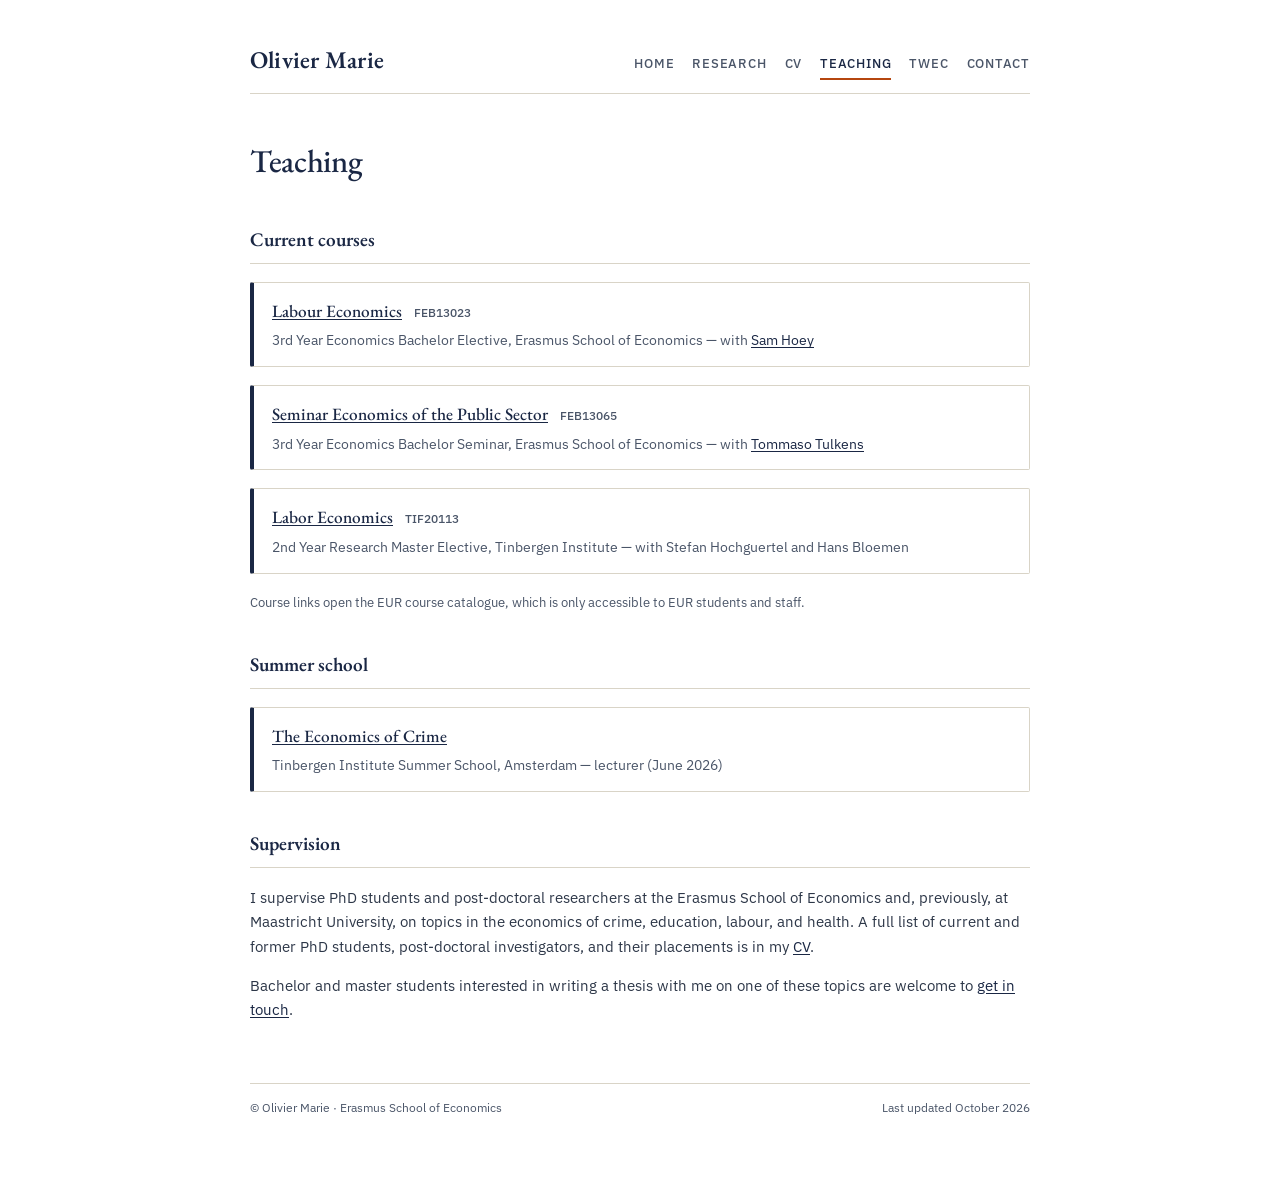
<file: teaching.html>
<!DOCTYPE html>
<html lang="en">
<head>
<meta charset="UTF-8">
<meta name="viewport" content="width=device-width, initial-scale=1.0">
<title>Olivier MARIE – Teaching</title>
<link rel="stylesheet" href="style.css">
<script>if (window.self !== window.top) { document.documentElement.classList.add('embedded'); }</script>
</head>
<body>
<header class="site-header">
  <a class="site-name" href="index.html">Olivier Marie</a>
  <nav class="site-nav">
    <a href="index.html">Home</a>
    <a href="research.html">Research</a>
    <a href="cv.html">CV</a>
    <a href="teaching.html" class="active">Teaching</a>
    <a href="twec.html">TWEC</a>
    <a href="contact.html">Contact</a>
  </nav>
</header>
<div class="page">

<h1>Teaching</h1>

<h2 class="plain">Current courses</h2>

<div class="course">
  <div class="course-title"><a href="https://eur.osiris-student.nl/onderwijscatalogus/extern/cursus?taal=EN&amp;cursuscode=FEB13023&amp;collegejaar=2026" target="_blank">Labour Economics</a> <span class="code">FEB13023</span></div>
  <div class="course-meta">3rd Year Economics Bachelor Elective, Erasmus School of Economics — with <a href="https://samhoey.com/" target="_blank">Sam Hoey</a></div>
</div>

<div class="course">
  <div class="course-title"><a href="https://eur.osiris-student.nl/onderwijscatalogus/extern/cursus?taal=EN&amp;cursuscode=FEB13065&amp;collegejaar=2026" target="_blank">Seminar Economics of the Public Sector</a> <span class="code">FEB13065</span></div>
  <div class="course-meta">3rd Year Economics Bachelor Seminar, Erasmus School of Economics — with <a href="https://tommasotulkens.github.io/economics/" target="_blank">Tommaso Tulkens</a></div>
</div>

<div class="course">
  <div class="course-title"><a href="https://eur.osiris-student.nl/onderwijscatalogus/extern/cursus?taal=EN&amp;cursuscode=TIF20113&amp;collegejaar=2026" target="_blank">Labor Economics</a> <span class="code">TIF20113</span></div>
  <div class="course-meta">2nd Year Research Master Elective, Tinbergen Institute — with Stefan Hochguertel and Hans Bloemen</div>
</div>

<p style="font-size:12.5px;color:var(--mid);">Course links open the EUR course catalogue, which is only accessible to EUR students and staff.</p>

<h2 class="plain">Summer school</h2>

<div class="course">
  <div class="course-title"><a href="https://tinbergen.nl/the-economics-of-crime" target="_blank">The Economics of Crime</a></div>
  <div class="course-meta">Tinbergen Institute Summer School, Amsterdam — lecturer (June 2026)</div>
</div>

<h2 class="plain">Supervision</h2>

<p>I supervise PhD students and post-doctoral researchers at the Erasmus School of Economics and, previously, at Maastricht University,
on topics in the economics of crime, education, labour, and health. A full list of current and former PhD students,
post-doctoral investigators, and their placements is in my <a href="cv.html">CV</a>.</p>

<p>Bachelor and master students interested in writing a thesis with me on one of these topics are welcome to
<a href="contact.html">get in touch</a>.</p>

</div><!-- .page -->
<footer class="site-footer">
  <span>&copy; Olivier Marie &middot; Erasmus School of Economics</span>
  <span>Last updated October 2026</span>
</footer>
</body>
</html>
</file>
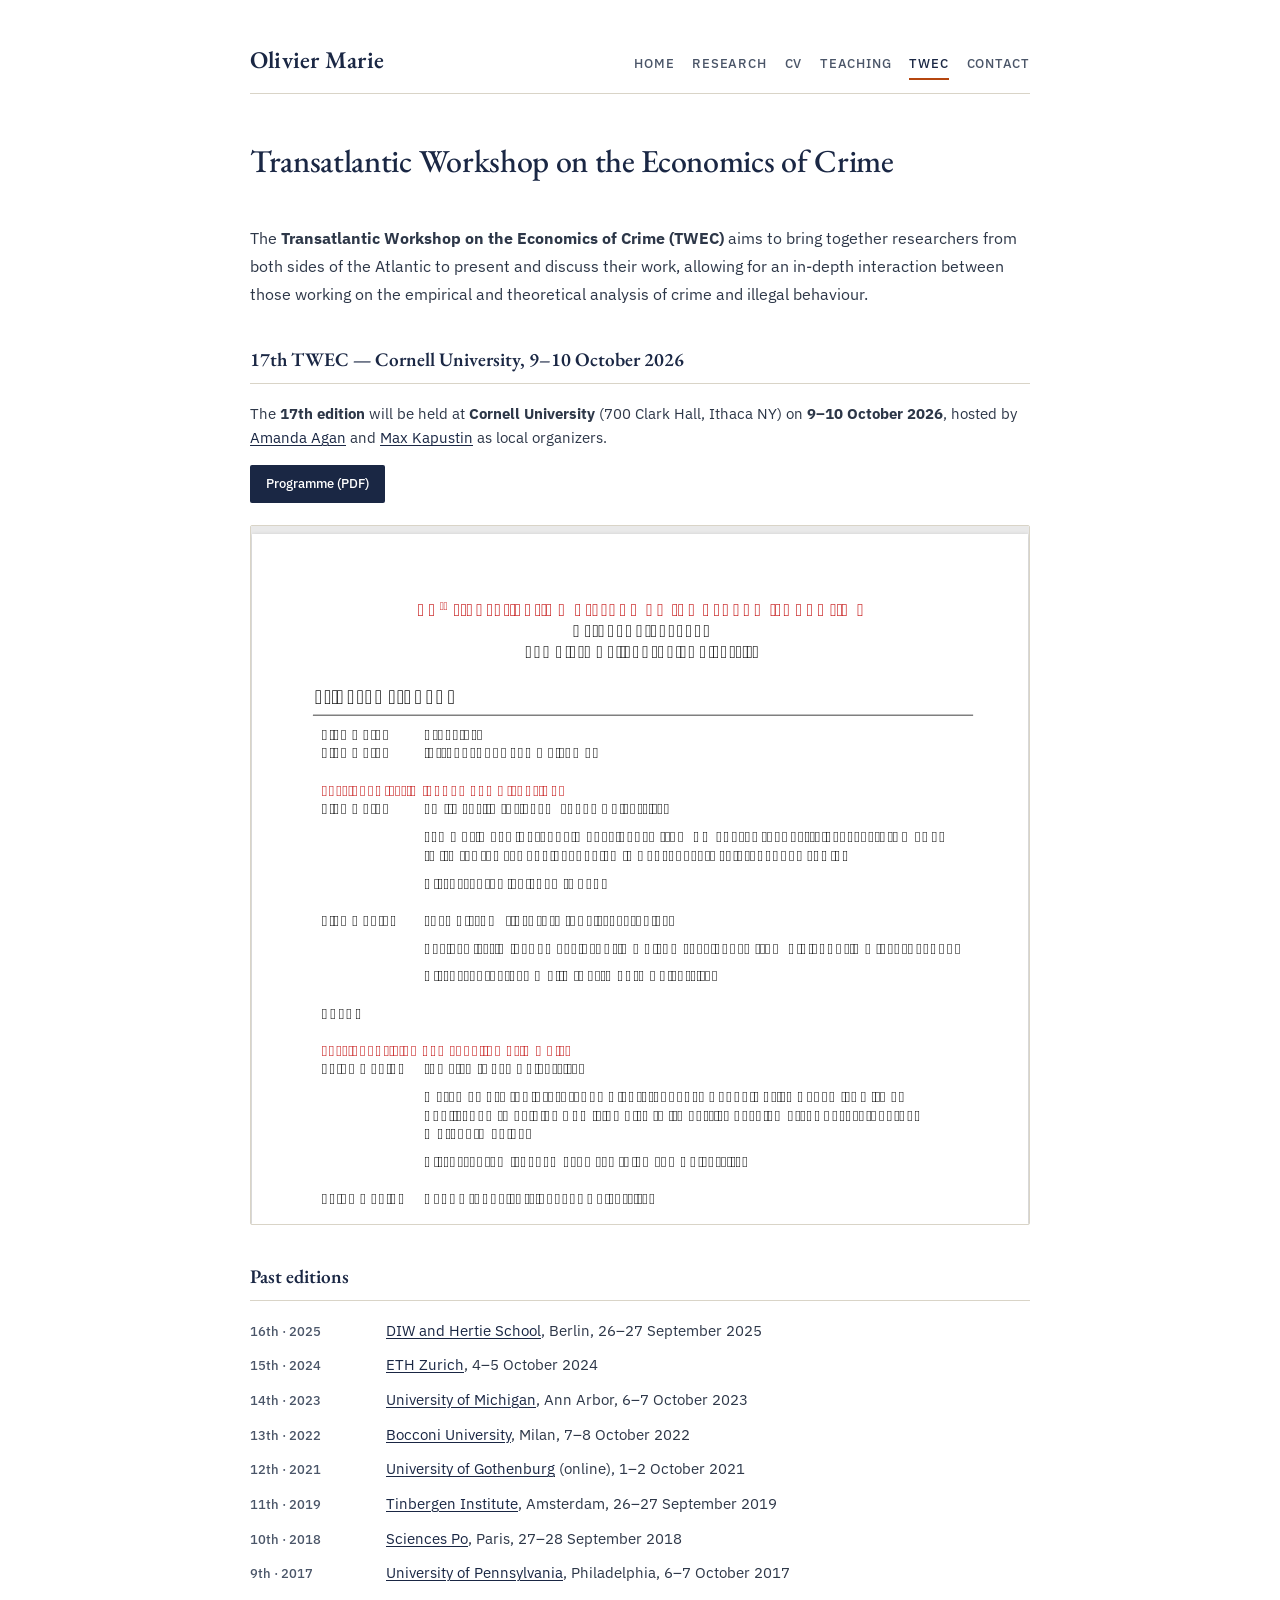
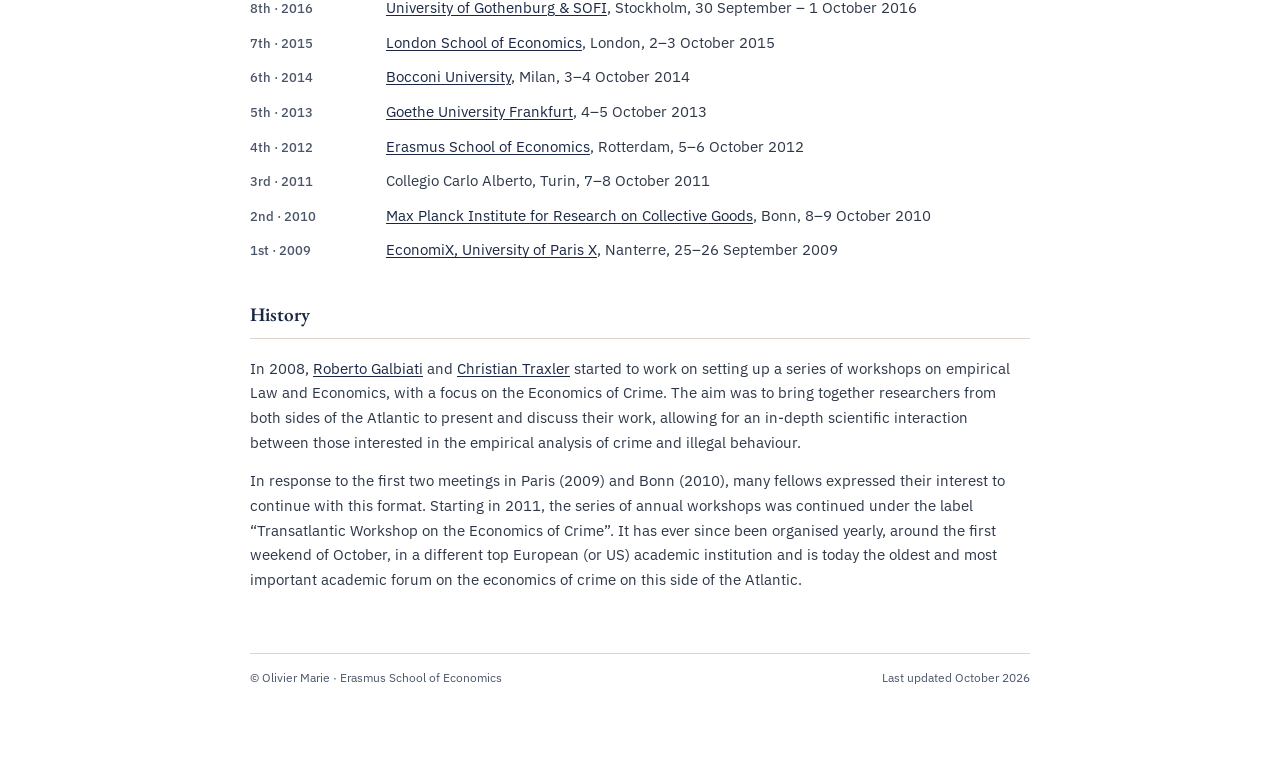
<file: twec.html>
<!DOCTYPE html>
<html lang="en">
<head>
<meta charset="UTF-8">
<meta name="viewport" content="width=device-width, initial-scale=1.0">
<title>Olivier MARIE – TWEC</title>
<meta name="description" content="Transatlantic Workshop on the Economics of Crime (TWEC): current edition, programme, and all past editions since 2009.">
<link rel="stylesheet" href="style.css">
<script>if (window.self !== window.top) { document.documentElement.classList.add('embedded'); }</script>
</head>
<body>
<header class="site-header">
  <a class="site-name" href="index.html">Olivier Marie</a>
  <nav class="site-nav">
    <a href="index.html">Home</a>
    <a href="research.html">Research</a>
    <a href="cv.html">CV</a>
    <a href="teaching.html">Teaching</a>
    <a href="twec.html" class="active">TWEC</a>
    <a href="contact.html">Contact</a>
  </nav>
</header>
<div class="page">

<h1>Transatlantic Workshop on the Economics of Crime</h1>

<p class="lead">
The <strong>Transatlantic Workshop on the Economics of Crime (TWEC)</strong> aims to bring together researchers from both
sides of the Atlantic to present and discuss their work, allowing for an in-depth interaction between those working on the
empirical and theoretical analysis of crime and illegal behaviour.
</p>

<h2 class="plain">17th TWEC — Cornell University, 9–10 October 2026</h2>

<p>The <strong>17th edition</strong> will be held at <strong>Cornell University</strong> (700 Clark Hall, Ithaca NY) on
<strong>9–10 October 2026</strong>, hosted by <a href="https://sites.google.com/site/amandayagan/" target="_blank">Amanda Agan</a>
and <a href="https://www.maxkapustin.com/" target="_blank">Max Kapustin</a> as local organizers.</p>

<p>
  <a class="btn" href="files/TWEC_2026_Cornell_program.pdf" target="_blank">Programme (PDF)</a>
</p>

<div class="pdf-view" data-pdf="files/TWEC_2026_Cornell_program.pdf" data-height="700">
  <p class="pdf-fallback"><a href="files/TWEC_2026_Cornell_program.pdf" target="_blank">Open the programme (PDF)</a></p>
</div>
<script src="files/pdfjs/pdf.min.js"></script>
<script src="pdfview.js"></script>

<h2 class="plain">Past editions</h2>

<div class="row"><div class="when">16th · 2025</div><div class="what"><a href="https://drive.google.com/file/d/1VQic7hCZxX7ZG4Djpn9F83MZHS5hhjl9/view" target="_blank">DIW and Hertie School</a>, Berlin, 26–27 September 2025</div></div>
<div class="row"><div class="when">15th · 2024</div><div class="what"><a href="https://drive.google.com/file/d/1ipLrombyXJ6q7XGXv597z-ptZAArGUGV/view" target="_blank">ETH Zurich</a>, 4–5 October 2024</div></div>
<div class="row"><div class="when">14th · 2023</div><div class="what"><a href="https://drive.google.com/file/d/15riZOn0JuLXPcd0Wy98CSi_4GPXN7Rer/view" target="_blank">University of Michigan</a>, Ann Arbor, 6–7 October 2023</div></div>
<div class="row"><div class="when">13th · 2022</div><div class="what"><a href="https://drive.google.com/file/d/1FEwxjB-0QX-x-u1CCmEXxPxSv9gHZ9Pp/view" target="_blank">Bocconi University</a>, Milan, 7–8 October 2022</div></div>
<div class="row"><div class="when">12th · 2021</div><div class="what"><a href="https://drive.google.com/file/d/17zG0ubNR1mkNB0UiP0Aqpr2PcDI-ND37/view" target="_blank">University of Gothenburg</a> (online), 1–2 October 2021</div></div>
<div class="row"><div class="when">11th · 2019</div><div class="what"><a href="https://drive.google.com/file/d/15SQTDd-c-f_zV95CYSzSukhd9Oo1i4VB/view" target="_blank">Tinbergen Institute</a>, Amsterdam, 26–27 September 2019</div></div>
<div class="row"><div class="when">10th · 2018</div><div class="what"><a href="https://drive.google.com/file/d/1JqCrd-30siz7JBsvHsY2GgTo4cQvnLOX/view" target="_blank">Sciences Po</a>, Paris, 27–28 September 2018</div></div>
<div class="row"><div class="when">9th · 2017</div><div class="what"><a href="https://drive.google.com/file/d/1CvR4oBd2si2aGUA-_v2NzQJ6mYdMlgMP/view" target="_blank">University of Pennsylvania</a>, Philadelphia, 6–7 October 2017</div></div>
<div class="row"><div class="when">8th · 2016</div><div class="what"><a href="https://drive.google.com/file/d/0B4l_8rwp0pGcR2FwamdOY1VMd0U/view?resourcekey=0-0_a3vlyWAWTZViWrEPndZw" target="_blank">University of Gothenburg &amp; SOFI</a>, Stockholm, 30 September – 1 October 2016</div></div>
<div class="row"><div class="when">7th · 2015</div><div class="what"><a href="https://drive.google.com/file/d/1YqSRJD0VwUd2jOtVJLSsTlemRnvhrn18/view" target="_blank">London School of Economics</a>, London, 2–3 October 2015</div></div>
<div class="row"><div class="when">6th · 2014</div><div class="what"><a href="https://drive.google.com/file/d/0B4l_8rwp0pGcM1Q4bmZwaUVpY0k/view?resourcekey=0-YNVpNetVyLNMwS7JmEHxlg" target="_blank">Bocconi University</a>, Milan, 3–4 October 2014</div></div>
<div class="row"><div class="when">5th · 2013</div><div class="what"><a href="http://www.wiwi.uni-frankfurt.de/abteilungen/ei/professoren/entorf/5th-transatlantic-workshop-on-the-economics-of-crime.html" target="_blank">Goethe University Frankfurt</a>, 4–5 October 2013</div></div>
<div class="row"><div class="when">4th · 2012</div><div class="what"><a href="https://www.hertie-school.org/fileadmin/2_Research/2_Research_directory/Research_projects/Transatlantic_Workshops_on_the_Economics_of_Crime/Traxler_Final_program_2012.pdf" target="_blank">Erasmus School of Economics</a>, Rotterdam, 5–6 October 2012</div></div>
<div class="row"><div class="when">3rd · 2011</div><div class="what">Collegio Carlo Alberto, Turin, 7–8 October 2011</div></div>
<div class="row"><div class="when">2nd · 2010</div><div class="what"><a href="https://drive.google.com/file/d/0B4l_8rwp0pGcSkVRN1AzakFnU0k/view?resourcekey=0-8GdgeJYoGADU29s4FSWSfg" target="_blank">Max Planck Institute for Research on Collective Goods</a>, Bonn, 8–9 October 2010</div></div>
<div class="row"><div class="when">1st · 2009</div><div class="what"><a href="https://drive.google.com/file/d/0B4l_8rwp0pGcWEpOb01WUDN1RFk/view?resourcekey=0-KVauW4QL_ePLuAUtmL29RQ" target="_blank">EconomiX, University of Paris X</a>, Nanterre, 25–26 September 2009</div></div>

<h2 class="plain">History</h2>

<p>In 2008, <a href="https://sites.google.com/site/galbiatir/" target="_blank">Roberto Galbiati</a> and
<a href="https://www.hertie-school.org/en/who-we-are/profile/person/traxler/" target="_blank">Christian Traxler</a>
started to work on setting up a series of workshops on empirical Law and Economics, with a focus on the Economics of Crime.
The aim was to bring together researchers from both sides of the Atlantic to present and discuss their work, allowing for an
in-depth scientific interaction between those interested in the empirical analysis of crime and illegal behaviour.</p>

<p>In response to the first two meetings in Paris (2009) and Bonn (2010), many fellows expressed their interest to continue with
this format. Starting in 2011, the series of annual workshops was continued under the label “Transatlantic Workshop on the
Economics of Crime”. It has ever since been organised yearly, around the first weekend of October, in a different top European
(or US) academic institution and is today the oldest and most important academic forum on the economics of crime on this side of
the Atlantic.</p>

</div><!-- .page -->
<footer class="site-footer">
  <span>&copy; Olivier Marie &middot; Erasmus School of Economics</span>
  <span>Last updated October 2026</span>
</footer>
</body>
</html>
</file>
<file: style.css>
@import url('https://fonts.googleapis.com/css2?family=EB+Garamond:ital,wght@0,400;0,500;0,600;1,400&family=IBM+Plex+Sans:wght@300;400;500&display=swap');

  :root {
    --navy: #1a2744;
    --accent: #b5460f;
    --mid: #4a5568;
    --light: #f7f6f2;
    --border: #d9d4c7;
    --published-bg: #eef4ee;
    --published-text: #2d6a2d;
    --forthcoming-bg: #fef9ec;
    --forthcoming-text: #7a5a00;
    --wp-bg: #eef1f8;
    --wp-text: #1a2744;
  }

  * { box-sizing: border-box; margin: 0; padding: 0; }

  body {
    font-family: 'IBM Plex Sans', sans-serif;
    font-size: 14.5px;
    line-height: 1.7;
    color: #2d3748;
    background: #ffffff;
    padding: 40px 20px 80px;
  }

  .page {
    max-width: 780px;
    margin: 0 auto;
  }

  h1 {
    font-family: 'EB Garamond', serif;
    font-size: 2rem;
    color: var(--navy);
    font-weight: 500;
    margin-bottom: 36px;
    letter-spacing: -0.01em;
  }

  h2 {
    font-family: 'EB Garamond', serif;
    font-size: 1.25rem;
    font-weight: 600;
    color: var(--navy);
    border-bottom: 2px solid var(--navy);
    padding-bottom: 6px;
    margin: 44px 0 24px;
    letter-spacing: 0.02em;
    text-transform: uppercase;
  }

  /* ── PAPER CARD ── */
  .paper {
    margin-bottom: 28px;
    padding: 18px 20px 16px;
    background: #ffffff;
    border: 1px solid var(--border);
    border-left: 4px solid var(--border);
    border-radius: 2px;
  }

  .paper.published  { border-left-color: var(--published-text); }
  .paper.forthcoming { border-left-color: #c49a00; }
  .paper.working    { border-left-color: var(--navy); }

  /* title row */
  .paper-title {
    font-family: 'EB Garamond', serif;
    font-size: 1.08rem;
    font-weight: 500;
    color: var(--navy);
    margin-bottom: 3px;
  }

  .paper-title a {
    color: inherit;
    text-decoration: none;
    border-bottom: 1px solid transparent;
    transition: border-color .15s;
  }
  .paper-title a:hover { border-bottom-color: var(--navy); }

  /* status badge */
  .badge {
    display: inline-block;
    font-size: 11px;
    font-weight: 500;
    letter-spacing: 0.04em;
    padding: 2px 7px;
    border-radius: 2px;
    margin-left: 8px;
    vertical-align: middle;
    position: relative;
    top: -1px;
  }
  .badge.published   { background: var(--published-bg);   color: var(--published-text); }
  .badge.forthcoming { background: var(--forthcoming-bg); color: var(--forthcoming-text); }
  .badge.wp          { background: var(--wp-bg);          color: var(--wp-text); }
  .badge.rr          { background: #f3edf8; color: #5a3080; }

  /* journal / coauthors */
  .paper-venue {
    font-size: 13.5px;
    color: var(--mid);
    margin-bottom: 6px;
  }
  .paper-venue em { font-style: italic; }
  .paper-venue .coauthors { color: #555; }

  /* one-sentence summary */
  .paper-summary {
    font-size: 14px;
    color: #3a3a3a;
    margin: 8px 0 10px;
    font-style: italic;
  }

  /* collapsible abstract */
  .abstract-toggle {
    background: none;
    border: none;
    font-family: 'IBM Plex Sans', sans-serif;
    font-size: 12.5px;
    font-weight: 500;
    color: var(--accent);
    cursor: pointer;
    padding: 0;
    letter-spacing: 0.02em;
    display: flex;
    align-items: center;
    gap: 5px;
  }
  .abstract-toggle::before {
    content: '▸';
    font-size: 11px;
    transition: transform .2s;
  }
  .abstract-toggle.open::before { transform: rotate(90deg); }

  .abstract-body {
    display: none;
    margin-top: 10px;
    padding: 12px 14px;
    background: #f9f8f5;
    border-left: 3px solid var(--border);
    font-size: 13.5px;
    line-height: 1.65;
    color: #444;
  }
  .abstract-body.open { display: block; }

  /* impact rows */
  .impact-row {
    margin-top: 10px;
    font-size: 12.5px;
    color: var(--mid);
    display: flex;
    gap: 6px;
    align-items: baseline;
    flex-wrap: wrap;
  }
  .impact-label {
    font-weight: 500;
    color: #555;
    white-space: nowrap;
    flex-shrink: 0;
  }
  .impact-row a {
    color: #1a2744;
    text-decoration: underline;
    text-underline-offset: 2px;
  }
  .impact-row a:hover { color: var(--accent); }

  /* links row */
  .paper-links {
    margin-top: 10px;
    display: flex;
    flex-wrap: wrap;
    gap: 8px;
  }
  .pill {
    font-size: 11.5px;
    font-weight: 500;
    padding: 3px 10px;
    border-radius: 20px;
    border: 1px solid var(--border);
    color: var(--navy);
    text-decoration: none;
    background: white;
    transition: background .15s, border-color .15s;
  }
  .pill:hover { background: var(--navy); color: white; border-color: var(--navy); }

  /* ── COLLAPSIBLE SECTIONS ── */
  .section-toggle {
    width: 100%;
    background: #1a1a1a;
    color: white;
    border: none;
    text-align: left;
    padding: 12px 18px;
    margin: 20px 0 0;
    cursor: pointer;
    font-family: 'EB Garamond', serif;
    font-size: 1.15rem;
    font-weight: 600;
    letter-spacing: 0.04em;
    text-transform: uppercase;
    display: flex;
    justify-content: space-between;
    align-items: center;
    border-radius: 2px;
    transition: background .15s;
  }
  .section-toggle:hover { background: #333; }
  .section-toggle .arrow {
    font-size: 0.9rem;
    transition: transform .25s;
  }
  .section-toggle.open .arrow { transform: rotate(90deg); }

  .section-body {
    display: none;
    padding-top: 16px;
  }
  .section-body.open { display: block; }

/* ══════════════════════════════════════════════
   SITE-WIDE ADDITIONS (shared by all pages)
══════════════════════════════════════════════ */
.site-header {
  max-width: 780px;
  margin: 0 auto 40px;
  display: flex;
  justify-content: space-between;
  align-items: baseline;
  flex-wrap: wrap;
  gap: 8px 20px;
  border-bottom: 1px solid var(--border);
  padding-bottom: 12px;
}
.site-name {
  font-family: 'EB Garamond', serif;
  font-size: 1.5rem;
  font-weight: 600;
  color: var(--navy);
  text-decoration: none;
  letter-spacing: 0.01em;
}
.site-nav { display: flex; flex-wrap: wrap; gap: 4px 18px; }
.site-nav a {
  font-size: 13px;
  font-weight: 500;
  letter-spacing: 0.06em;
  text-transform: uppercase;
  color: var(--mid);
  text-decoration: none;
  padding-bottom: 3px;
  border-bottom: 2px solid transparent;
}
.site-nav a:hover { color: var(--navy); }
.site-nav a.active { color: var(--navy); border-bottom-color: var(--accent); }

/* hide the site chrome when a page is embedded in an iframe (Google Sites) */
.embedded .site-header, .embedded .site-footer { display: none; }
.embedded body { padding-top: 10px; }

.site-footer {
  max-width: 780px;
  margin: 60px auto 0;
  padding-top: 14px;
  border-top: 1px solid var(--border);
  font-size: 12px;
  color: var(--mid);
  display: flex;
  justify-content: space-between;
  flex-wrap: wrap;
  gap: 6px 16px;
}
.site-footer a { color: var(--mid); }

/* generic prose */
.lead { font-size: 16px; color: #2d3748; line-height: 1.75; margin-bottom: 18px; }
p { margin-bottom: 14px; }
a { color: var(--navy); text-decoration: underline; text-underline-offset: 2px; }
a:hover { color: var(--accent); }
ul.plain { list-style: none; padding: 0; }
ul.plain li { margin-bottom: 10px; }
ul.bullets { padding-left: 20px; margin-bottom: 16px; }
ul.bullets li { margin-bottom: 8px; }

h2.plain {
  text-transform: none;
  letter-spacing: 0;
  border-bottom: 1px solid var(--border);
  font-size: 1.2rem;
  margin: 36px 0 18px;
}

/* dated rows (talks, news, editions) */
.row { display: flex; gap: 16px; margin-bottom: 10px; align-items: baseline; }
.row .when {
  flex: 0 0 120px;
  font-size: 13px;
  color: var(--mid);
  font-weight: 500;
  white-space: nowrap;
}
.row .what { flex: 1; }
@media (max-width: 520px) {
  .row { flex-direction: column; gap: 2px; }
  .row .when { flex-basis: auto; }
}

/* buttons */
.btn {
  display: inline-block;
  font-size: 13px;
  font-weight: 500;
  padding: 8px 16px;
  border-radius: 2px;
  background: var(--navy);
  color: white;
  text-decoration: none;
  margin: 0 8px 8px 0;
}
.btn:hover { background: var(--accent); color: white; }
.btn.secondary { background: white; color: var(--navy); border: 1px solid var(--navy); }
.btn.secondary:hover { background: var(--light); color: var(--navy); }

/* course card */
.course {
  margin-bottom: 18px;
  padding: 14px 18px;
  border: 1px solid var(--border);
  border-left: 4px solid var(--navy);
  border-radius: 2px;
}
.course .course-title { font-family: 'EB Garamond', serif; font-size: 1.08rem; color: var(--navy); font-weight: 500; }
.course .course-title .code { font-family: 'IBM Plex Sans', sans-serif; font-size: 12px; color: var(--mid); margin-left: 8px; }
.course .course-meta { font-size: 13.5px; color: var(--mid); margin-top: 3px; }

/* embedded PDF */
.pdf-frame { width: 100%; height: 1100px; border: 1px solid var(--border); border-radius: 2px; background: #f4f4f4; }

/* contact block */
.contact-block { line-height: 1.9; font-size: 15px; }
.map-frame { width: 100%; height: 340px; border: 1px solid var(--border); border-radius: 2px; margin-top: 24px; }

/* portrait on the home page */
.portrait {
  float: right;
  width: 150px;
  height: auto;
  margin: 6px 0 16px 24px;
  border-radius: 3px;
  border: 1px solid var(--border);
}
@media (max-width: 520px) { .portrait { float: none; display: block; margin: 0 0 16px; } }

/* in-page PDF viewer (pdfview.js) */
.pdf-view {
  width: 100%;
  overflow-y: auto;
  overflow-x: hidden;
  border: 1px solid var(--border);
  border-radius: 2px;
  background: #e9e9e9;
  padding: 8px 0;
}
.pdf-view canvas.pdf-page {
  display: block;
  margin: 0 auto 10px;
  background: #fff;
  box-shadow: 0 1px 4px rgba(0,0,0,.18);
}
.pdf-loading, .pdf-fallback { text-align: center; padding: 30px 10px; color: var(--mid); font-size: 13.5px; }
</file>
